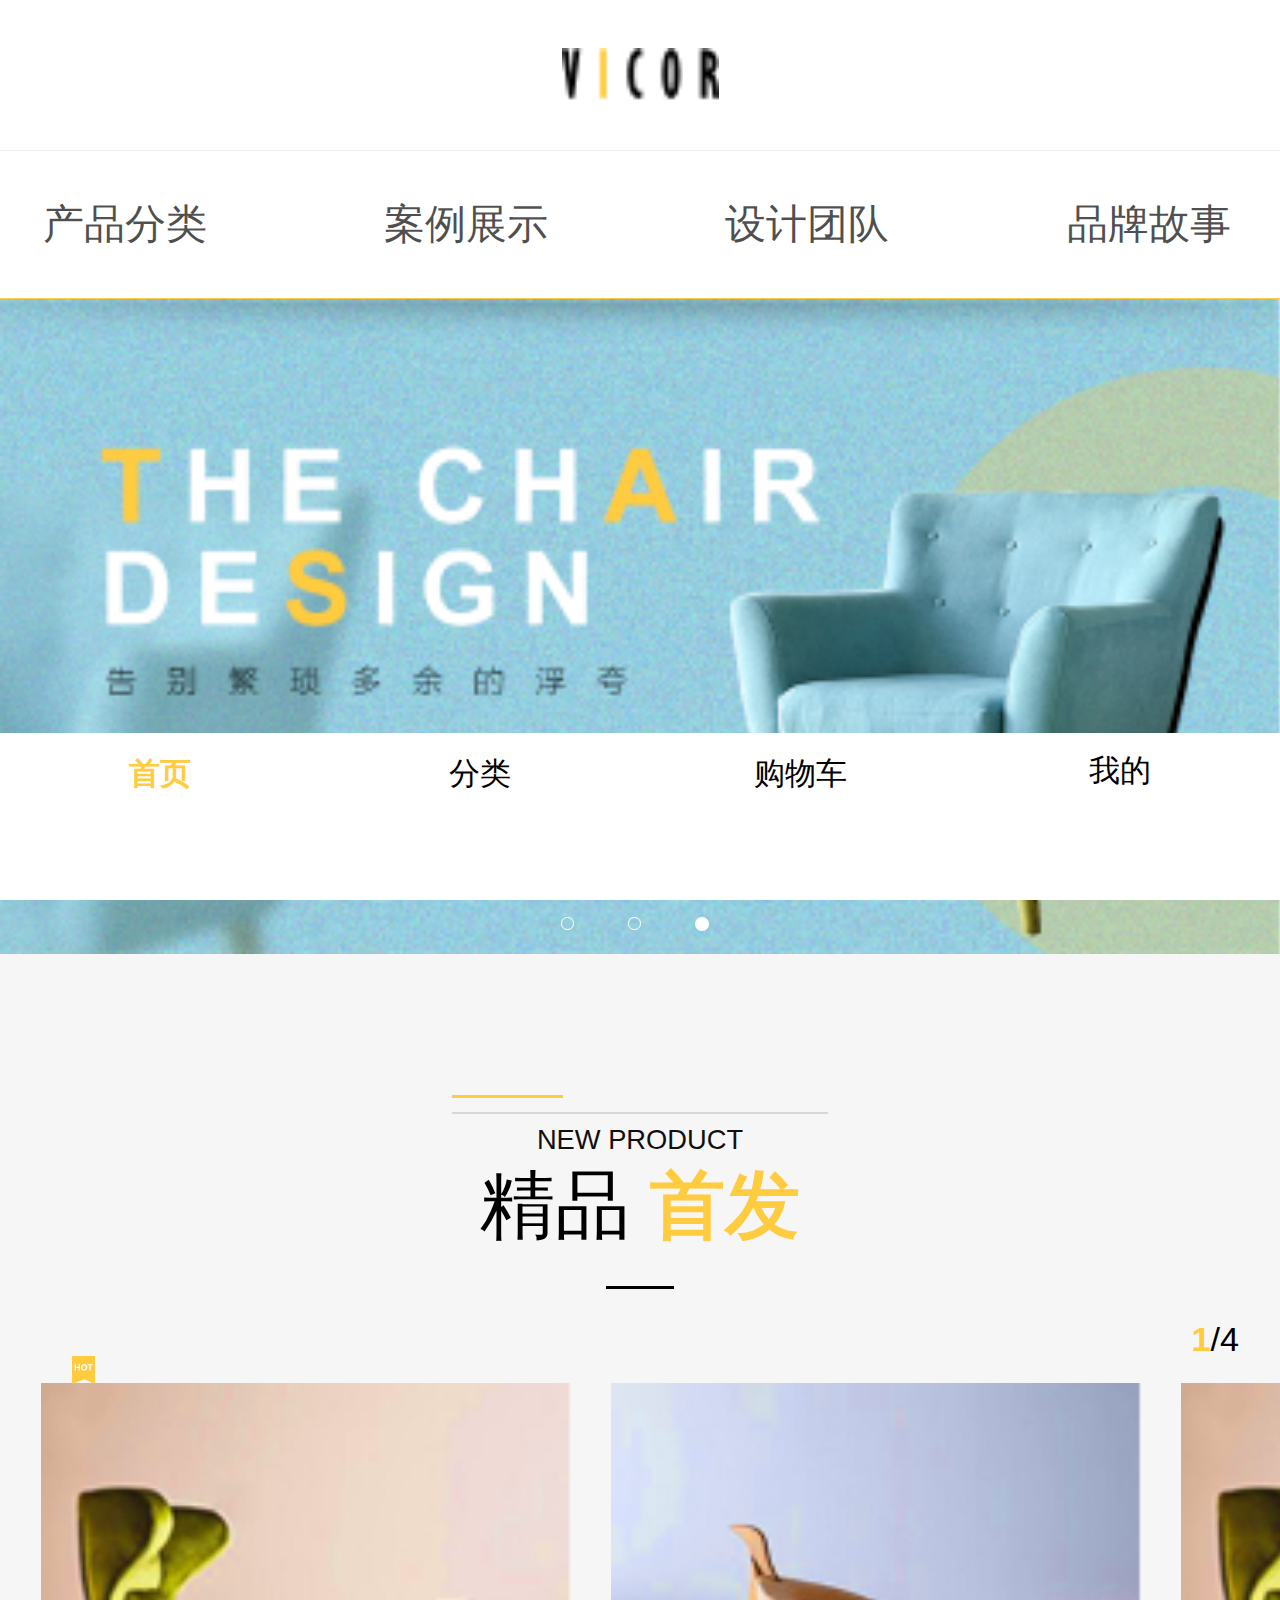
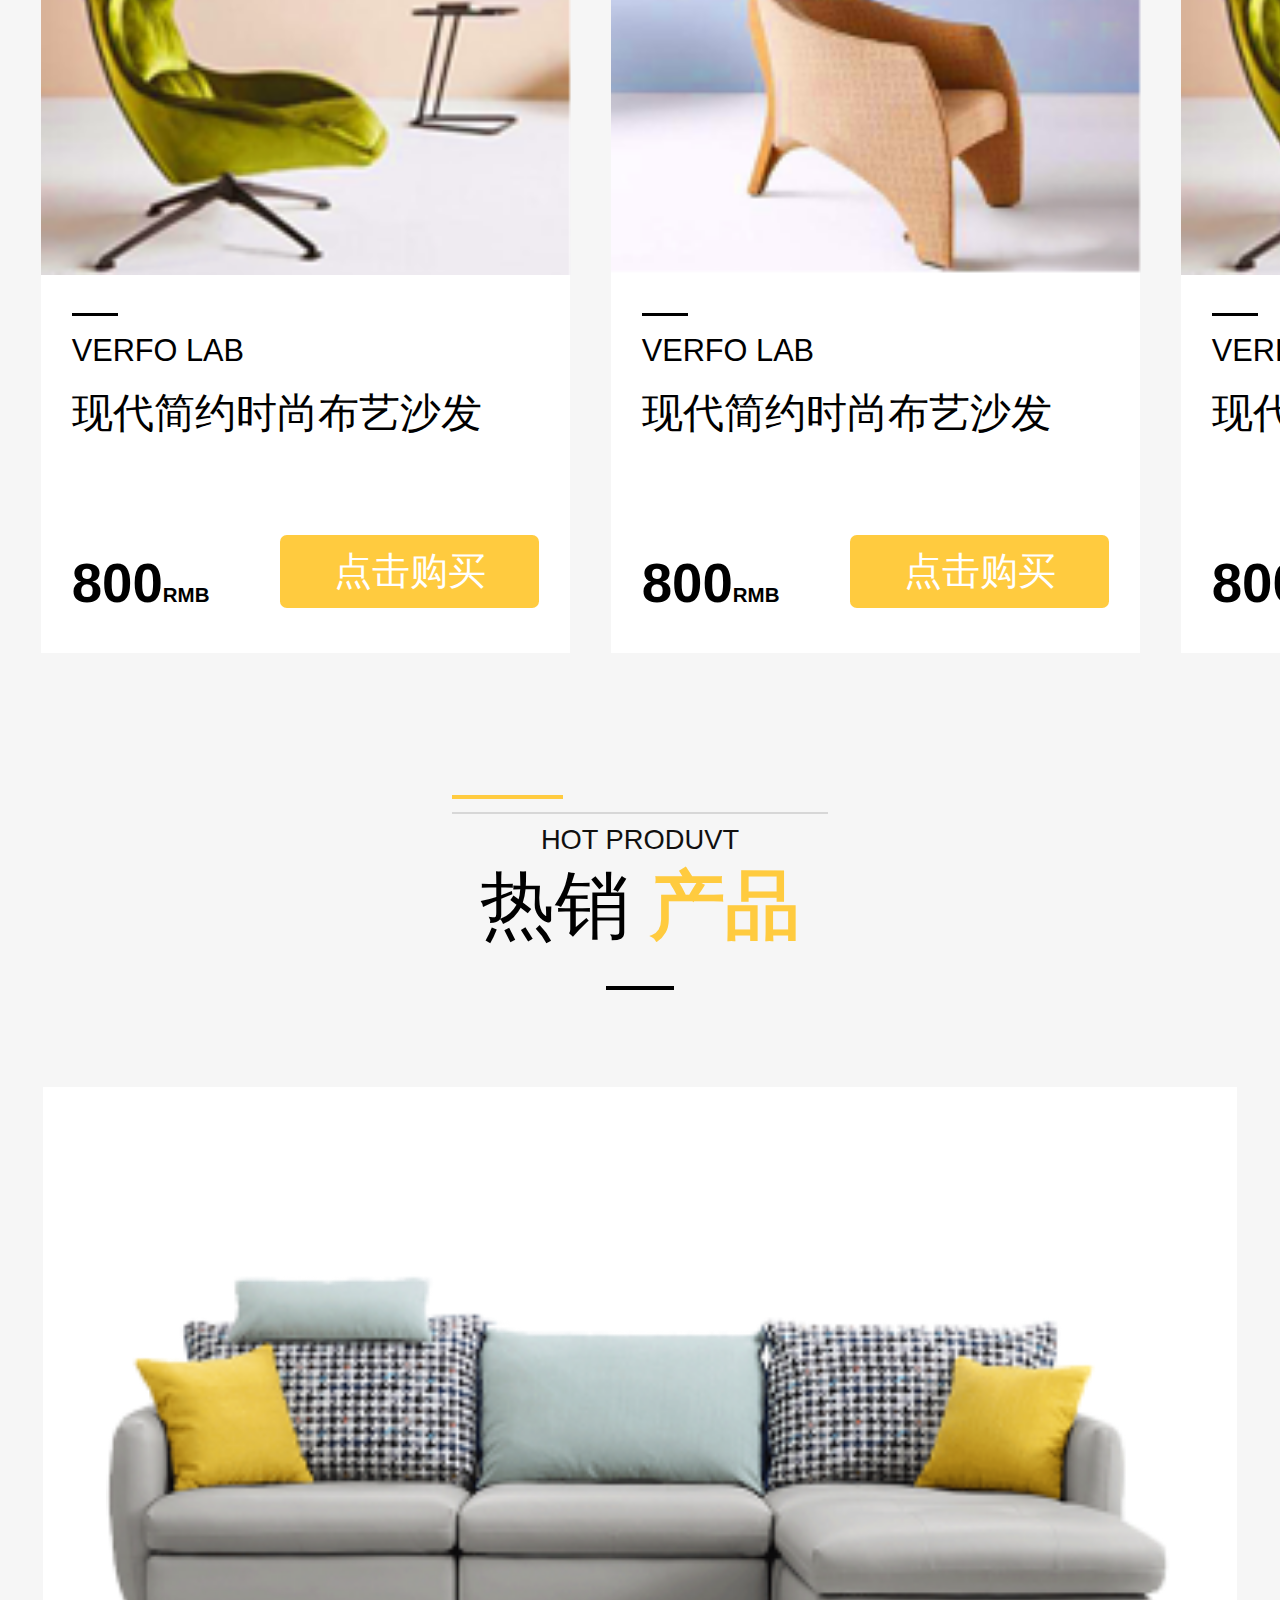
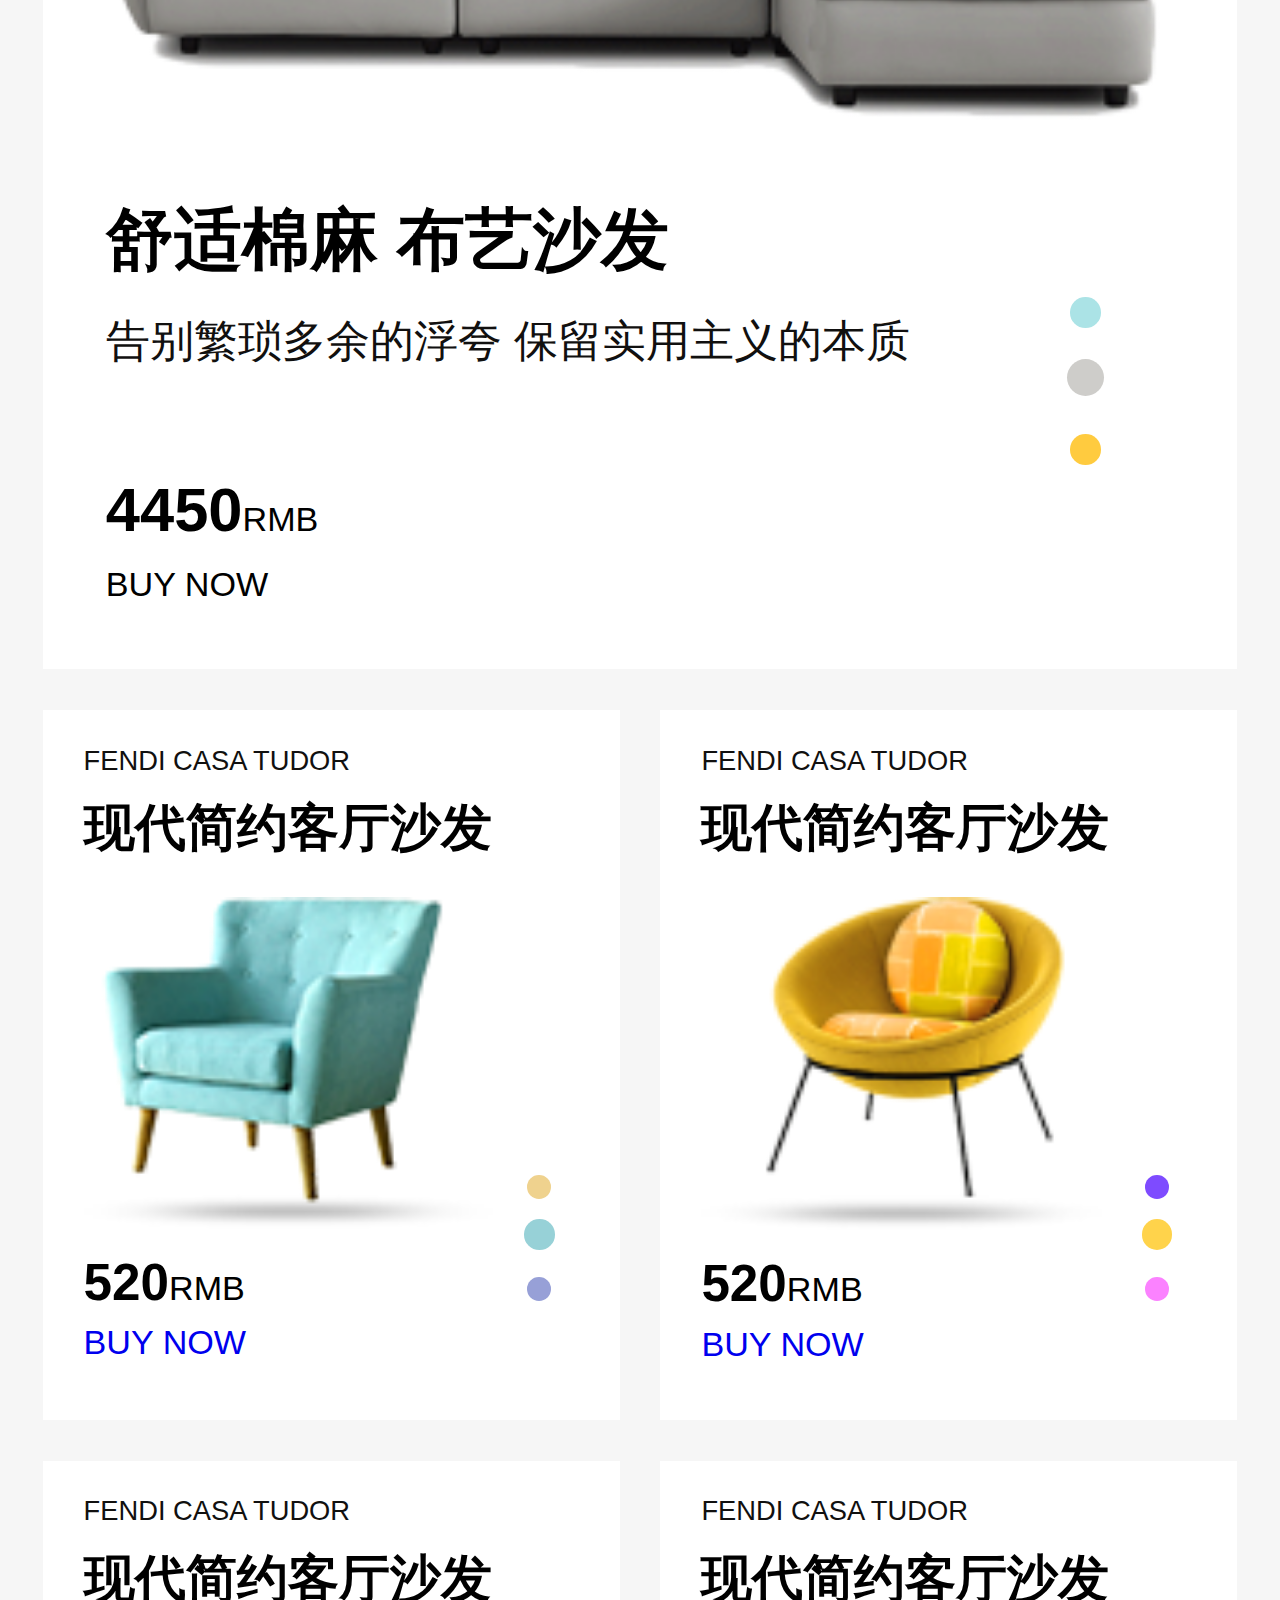
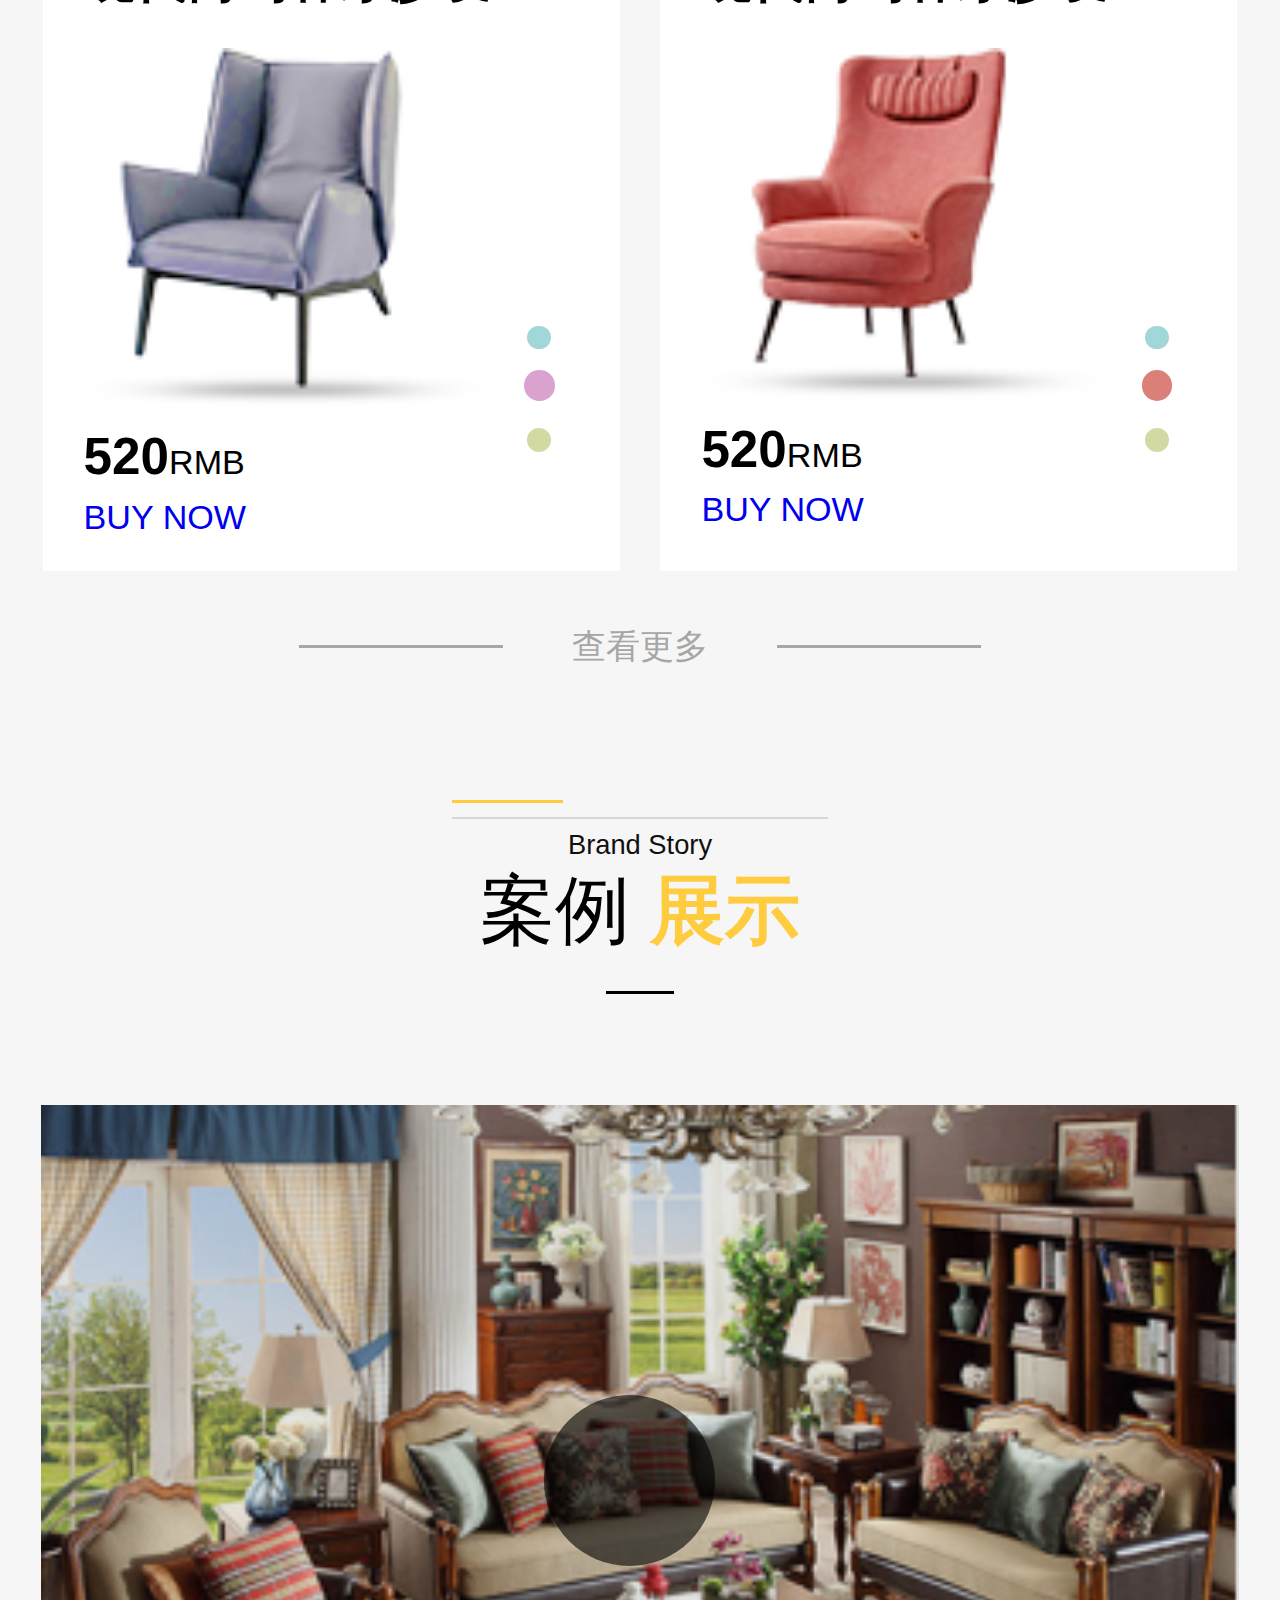
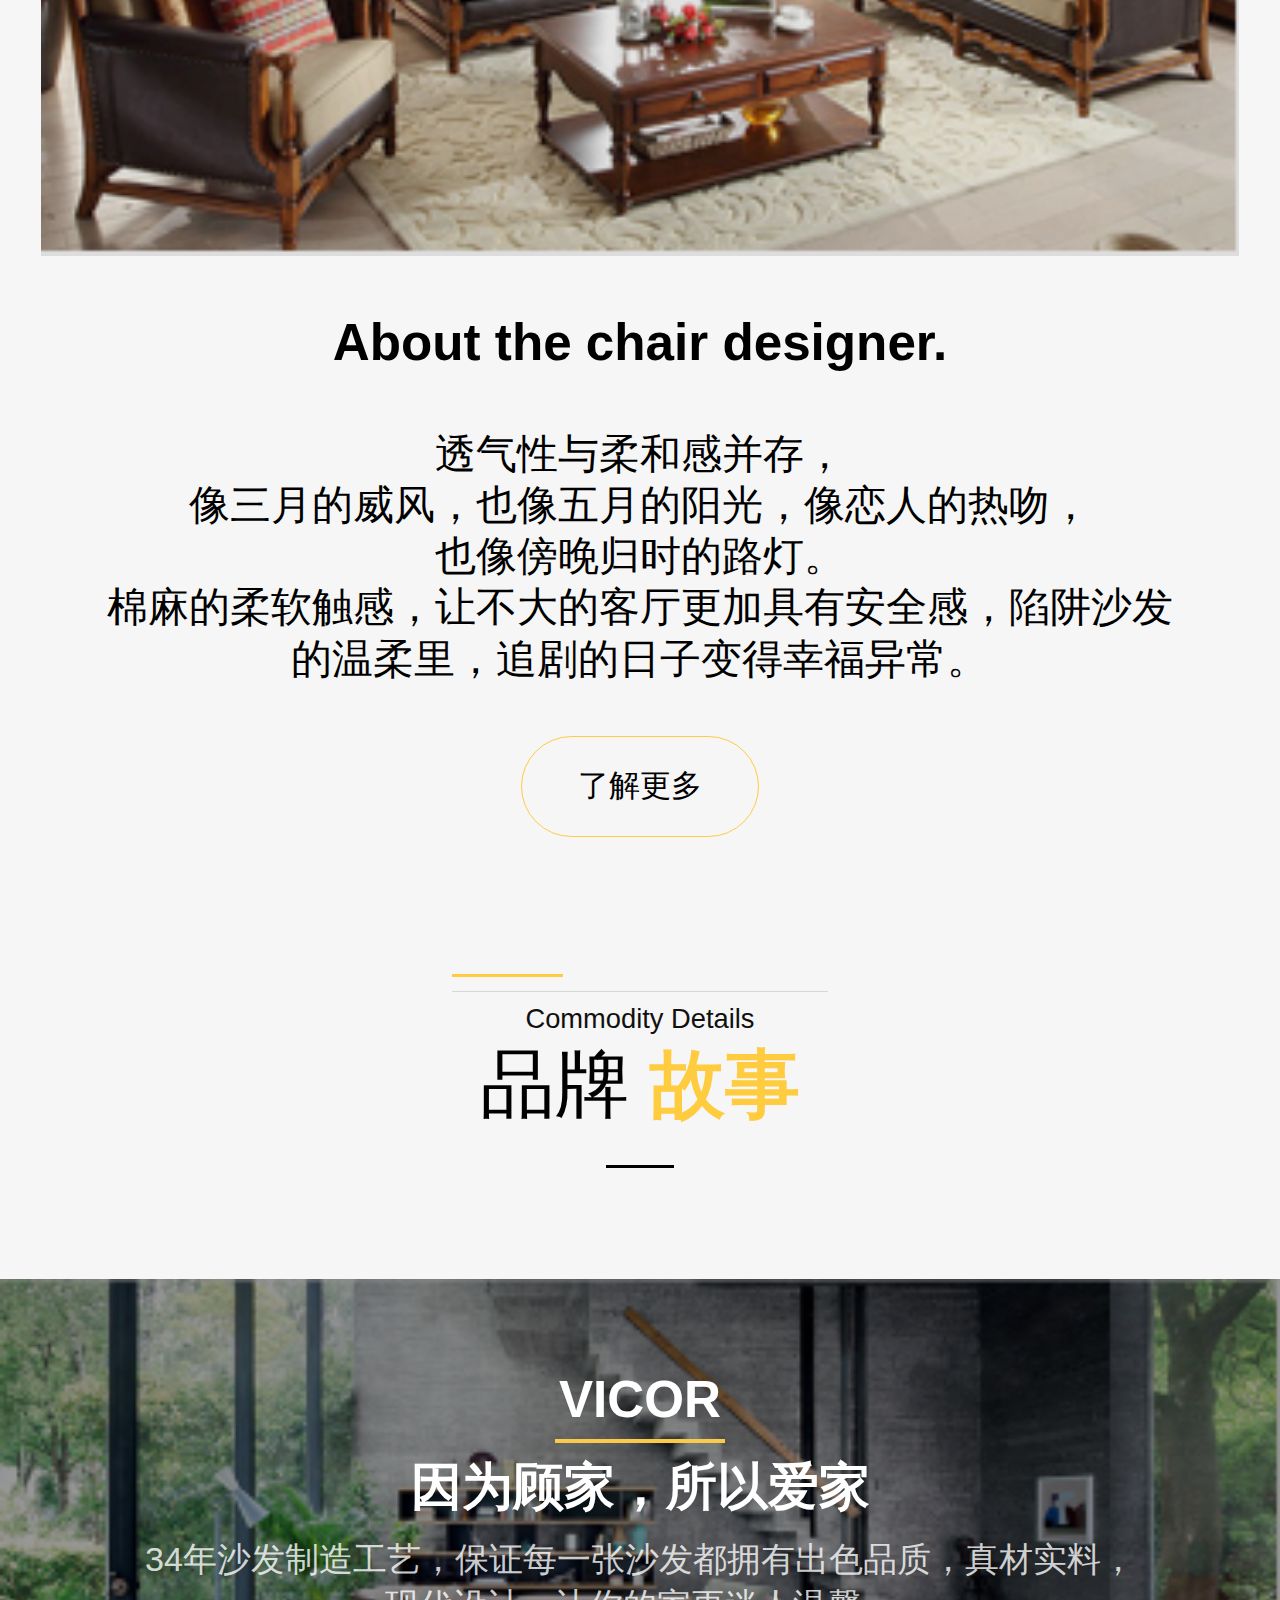
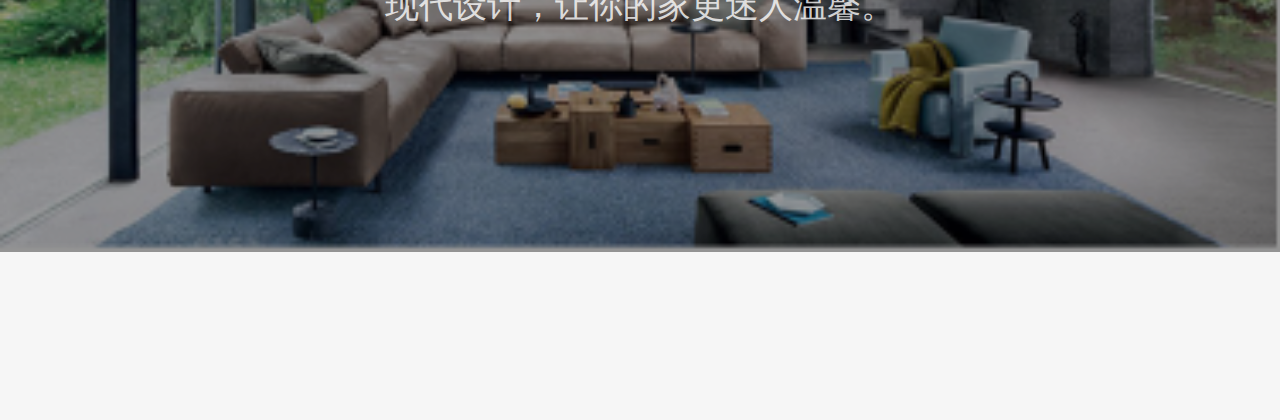
<file: index.html>
<!doctype html>
<html rem="750">
<head>
    <meta charset="UTF-8">
    <meta name="viewport"
          content="width=device-width, user-scalable=no, initial-scale=1.0, maximum-scale=1.0, minimum-scale=1.0">
    <meta http-equiv="X-UA-Compatible" content="ie=edge">
    <title>首页</title>
    <link rel="stylesheet" type="text/css" href="css/u-reset.css"/>
    <link rel="stylesheet" type="text/css" href="https://at.alicdn.com/t/font_1528641_f3iol9d17wm.css"/>
    <link rel="stylesheet" type="text/css" href="css/index.css"/>
</head>
<body>

<!--  头部开始  -->
<header>
    <i class="iconfont icon-shanchu-copy" id="del"></i>
    <img src="images/vicor.png"/>
    <i class="iconfont icon-gengduo" id="more"></i>
</header>
<!--  头部结束  -->
<!--  导航开始  -->
<div class="navigation">
    <ul>
        <li>
            <a>产品分类</a>
        </li>
        <li>
            <a>案例展示</a>
        </li>
        <li>
            <a>设计团队</a>
        </li>
        <li class="text-4">
            <a>品牌故事</a>
        </li>
    </ul>
</div>
<!--  导航结束  -->
<!--  banner开始  -->
<div class="banner">
    <img src="images/banner.png" id="banner"/>
    <img src="images/shadow.png" id="shadow"/>
    <a class="top" href="list.html">MORE</a>
    <a class="bottom"></a>
    <div class="banner-point">
        <a></a>
        <a></a>
        <a class="point-3"></a>
    </div>
</div>
<!--  banner结束  -->
<div class="empty"></div>
<!--  精品首发标题开始  -->
<div class="title-1">
    <div class="yellow"></div>
    <div class="gray"></div>
    <p class="text-1">NEW PRODUCT</p>
    <p class="text-2">精品 <span>首发</span></p>
    <div class="black"></div>
</div>
<!--  精品首发标题结束  -->
<!--  精品首发内容开始  -->
<div class="content-1">
    <p class="text-3"><span>1</span>/4</p>
    <ul>
        <li>
            <img src="images/content-1-1.png" class="img"/>
            <div class="black"></div>
            <h4>VERFO LAB</h4>
            <H5>现代简约时尚布艺沙发</H5>
            <h6>800<span>RMB</span></h6>
            <a class="bug" href="details.html">
                <i class="iconfont icon-jia"></i>
                <span>点击购买</span>
            </a>
            <img src="images/hot.png" id="hot"/>
        </li>
        <li>
            <img src="images/content-1-2.png" class="img"/>
            <div class="black"></div>
            <h4>VERFO LAB</h4>
            <H5>现代简约时尚布艺沙发</H5>
            <h6>800<span>RMB</span></h6>
            <a class="bug" href="details.html">
                <i class="iconfont icon-jia"></i>
                <span>点击购买</span>
            </a>
        </li>
        <li class="content-1-3">
            <img src="images/content-1-1.png" class="img"/>
            <div class="black"></div>
            <h4>VERFO LAB</h4>
            <H5>现代简约时尚布艺沙发</H5>
            <h6>800<span>RMB</span></h6>
            <a class="bug" href="details.html">
                <i class="iconfont icon-jia"></i>
                <span>点击购买</span>
            </a>
        </li>
    </ul>
</div>
<!--  精品首发内容结束  -->
<div class="empty"></div>
<!--  热销产品标题开始  -->
<div class="title-1">
    <div class="yellow"></div>
    <div class="gray"></div>
    <p class="text-1">HOT PRODUVT</p>
    <p class="text-2">热销 <span>产品</span></p>
    <div class="black"></div>
</div>
<!--  热销产品标题结束  -->
<!--  热销产品内容开始  -->
<ul class="content-2">
    <li class="big-content">
        <a href="details.html">
            <img src="images/content-2-1.png"/>
            <h3>舒适棉麻 布艺沙发</h3>
            <h4>告别繁琐多余的浮夸 保留实用主义的本质</h4>
            <h5>4450<span>RMB</span></h5>
            <h6>BUY NOW&nbsp;&nbsp;&nbsp;<i class="iconfont icon-youjiantou"></i></h6>
            <div class="round-1"></div>
            <div class="round-2"></div>
            <div class="round-3"></div>
        </a>
    </li>
    <li class="small-content">
        <a href="details.html">
            <h3>FENDI CASA TUDOR</h3>
            <h4>现代简约客厅沙发</h4>
            <img src="images/content-2-2.png"/>
            <h5>520<span>RMB</span></h5>
            <h6>BUY NOW&nbsp;&nbsp;<i class="iconfont icon-youjiantou"></i></h6>
            <div class="round-1"></div>
            <div class="round-2"></div>
            <div class="round-3"></div>
        </a>
    </li>
    <li class="small-content-1">
        <a href="details.html">
            <h3>FENDI CASA TUDOR</h3>
            <h4>现代简约客厅沙发</h4>
            <img src="images/content-2-3.png"/>
            <h5>520<span>RMB</span></h5>
            <h6>BUY NOW&nbsp;&nbsp;<i class="iconfont icon-youjiantou"></i></h6>
            <div class="round-1"></div>
            <div class="round-2"></div>
            <div class="round-3"></div>
        </a>
    </li>
    <li class="small-content">
        <a href="details.html">
            <h3>FENDI CASA TUDOR</h3>
            <h4>现代简约客厅沙发</h4>
            <img src="images/content-2-4.png"/>
            <h5>520<span>RMB</span></h5>
            <h6>BUY NOW&nbsp;&nbsp;<i class="iconfont icon-youjiantou"></i></h6>
            <div class="round-4"></div>
            <div class="round-5"></div>
            <div class="round-6"></div>
        </a>
    </li>
    <li class="small-content-1">
        <a href="details.html">
            <h3>FENDI CASA TUDOR</h3>
            <h4>现代简约客厅沙发</h4>
            <img src="images/content-2-5.png"/>
            <h5>520<span>RMB</span></h5>
            <h6>BUY NOW&nbsp;&nbsp;<i class="iconfont icon-youjiantou"></i></h6>
            <div class="round-4"></div>
            <div class="round-5"></div>
            <div class="round-6"></div>
        </a>
    </li>
</ul>
<ul class="big-more">
    <li>
        <div class="left"></div>
    </li>
    <li class="text">查看更多</li>
    <li class="right"></li>
</ul>
<!--  热销产品内容结束  -->
<div class="empty"></div>
<!--  案例展示标题开始  -->
<div class="title-1">
    <div class="yellow"></div>
    <div class="gray"></div>
    <p class="text-1">Brand Story</p>
    <p class="text-2">案例 <span>展示</span></p>
    <div class="black"></div>
</div>
<!--  案例展示标题结束  -->
<!--  案例展示内容开始  -->
<div class="empty-1"></div>
<div class="content-3-img">
    <img src="images/content-3.png"/>
    <div class="mask"></div>
    <a>
        <div class="round"></div>
        <i class="iconfont icon-bofang-"></i>
    </a>
</div>
<div class="case">
    <h1 class="content-3-text1">About the chair designer.</h1>
    <h2 class="content-3-text2">透气性与柔和感并存，</h2>
    <h2 class="content-3-text2">像三月的威风，也像五月的阳光，像恋人的热吻，</h2>
    <h2 class="content-3-text2">也像傍晚归时的路灯。</h2>
    <h2 class="content-3-text2">棉麻的柔软触感，让不大的客厅更加具有安全感，陷阱沙发</h2>
    <h2 class="content-3-text2">的温柔里，追剧的日子变得幸福异常。</h2>
</div>
<div>
    <a>
        <div class="content-3-text3">了解更多</div>
    </a>
</div>
<!--  案例展示内容结束  -->
<div class="empty"></div>
<!--  品牌故事标题开始  -->
<div class="title-1">
    <div class="yellow"></div>
    <div class="gray"></div>
    <p class="text-1">Commodity Details</p>
    <p class="text-2">品牌 <span>故事</span></p>
    <div class="black"></div>
</div>
<!--  品牌故事标题结束  -->
<!--  品牌故事内容开始  -->
<div class="empty-1"></div>
<div class="content-4-img">
    <img src="images/content-4.png"/>
    <div class="mask-1"></div>
    <div class="bottom">
        <h1 class="content-4-text1">VICOR</h1>
        <div class="yellow"></div>
        <h2 class="content-4-text3">因为顾家，所以爱家</h2>
        <h2 class="content-4-text2">34年沙发制造工艺，保证每一张沙发都拥有出色品质，真材实料，</h2>
        <h2 class="content-4-text2">现代设计，让你的家更迷人温馨。</h2>
        <div class="empty-2"></div>
        <a class="icon">
            <i class="iconfont icon-up" id="icon-1"></i>
            <i class="iconfont icon-up" id="icon-2"></i>
            <i class="iconfont icon-up" id="icon-3"></i>
        </a>
    </div>
</div>
<!--  品牌故事内容结束  -->
<!--  tab栏开始  -->
<div class="tab">
        <a class="icon-1">
            <i class="iconfont icon-fangjianpeizhi-yizix"></i>
            <p>首页</p>
        </a>
        <a href="list.html">
            <i class="iconfont icon-category"></i>
            <p>分类</p>
        </a>
        <a href="car.html">
            <i class="iconfont icon-gouwuche"></i>
            <p>购物车</p>
        </a>
        <a class="icon-4" href="my.html">
            <i class="iconfont icon-wode"></i>
            <p>我的</p>
        </a>
</div>
<!--  tab栏结束  -->
</body>
</html>
</file>
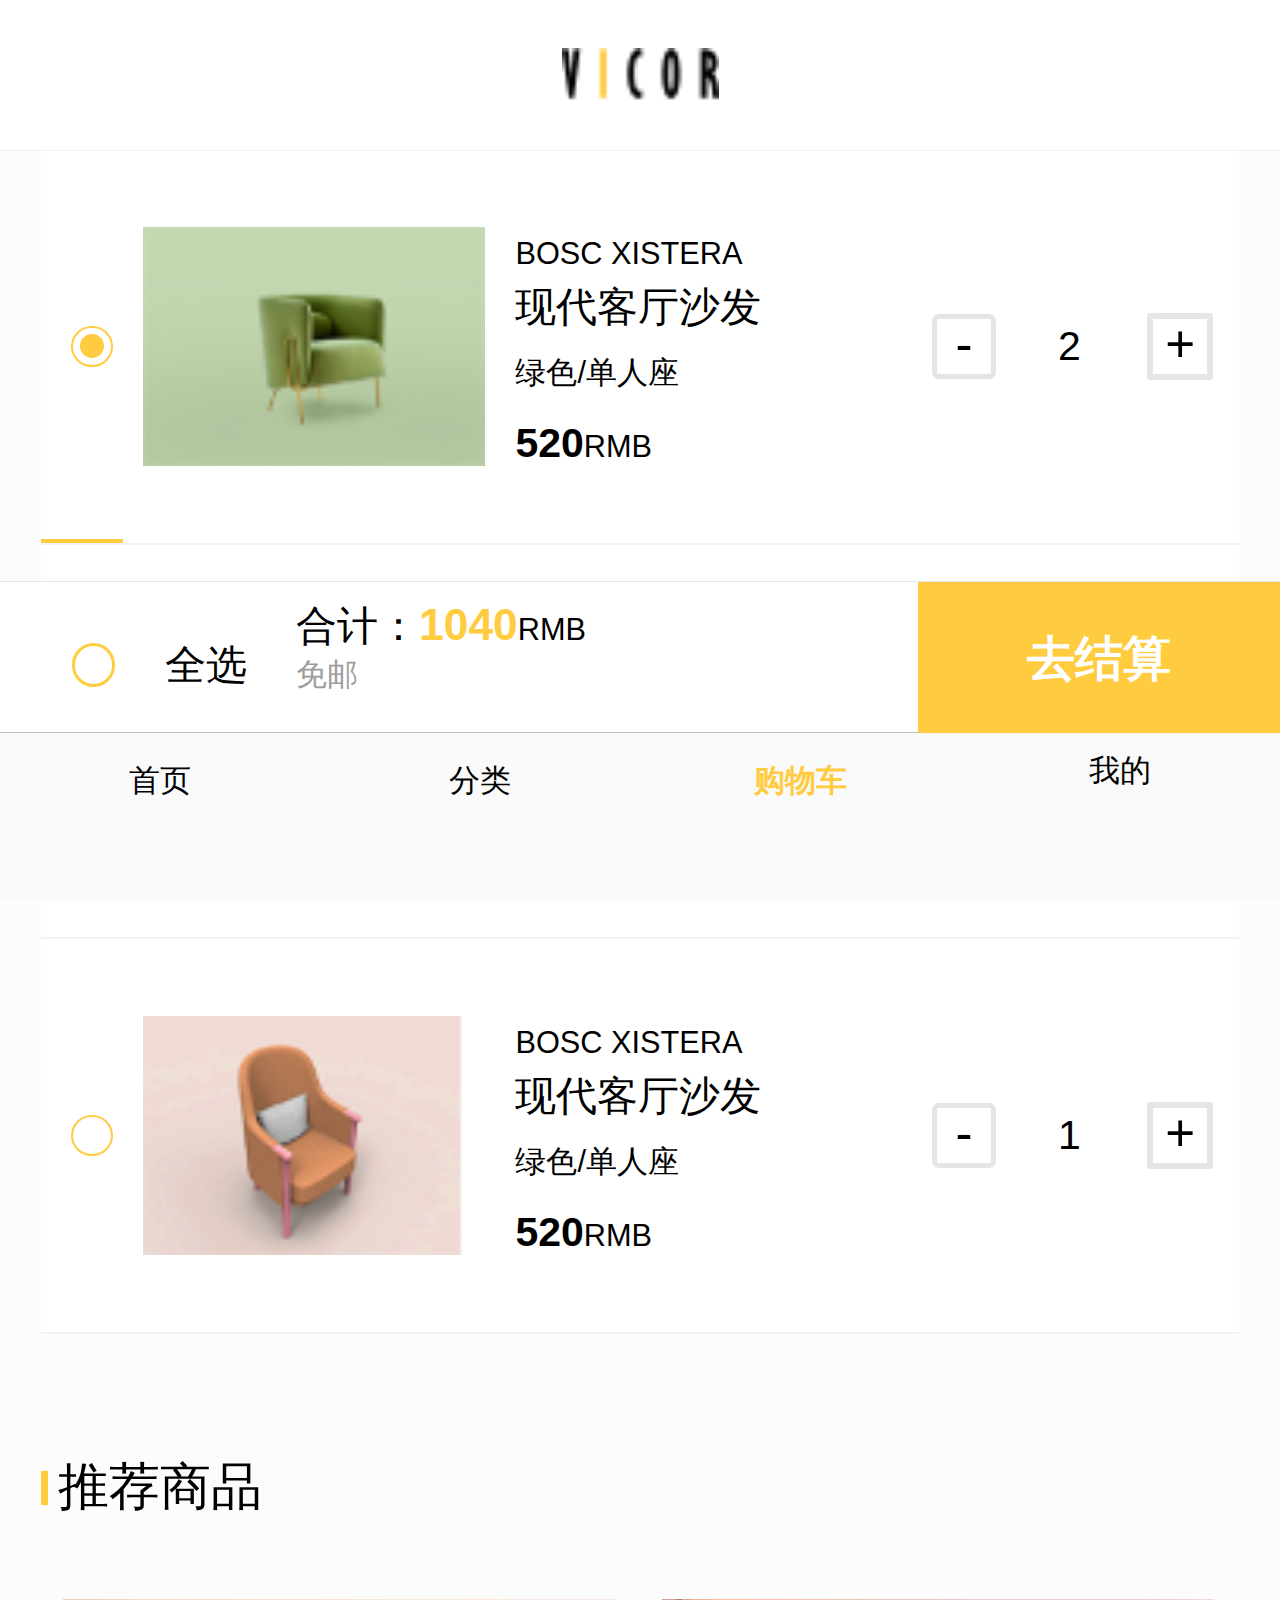
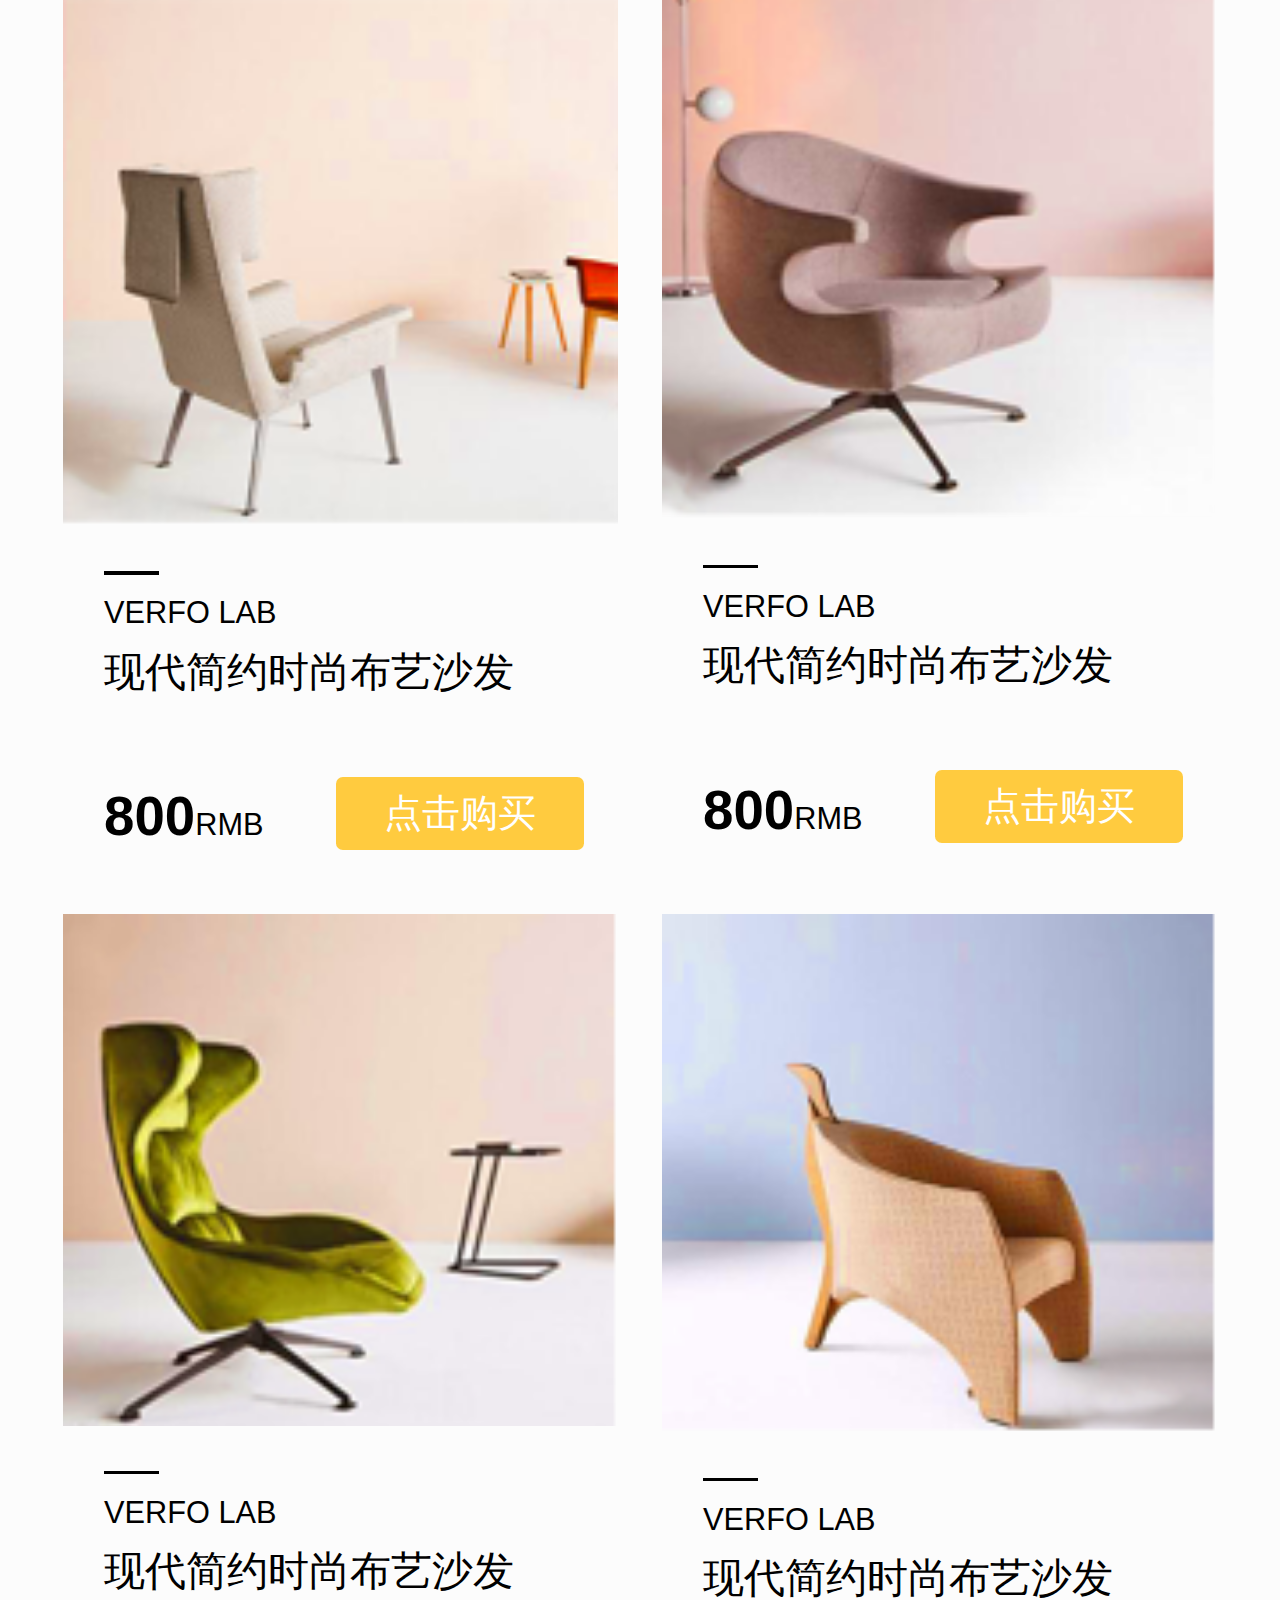
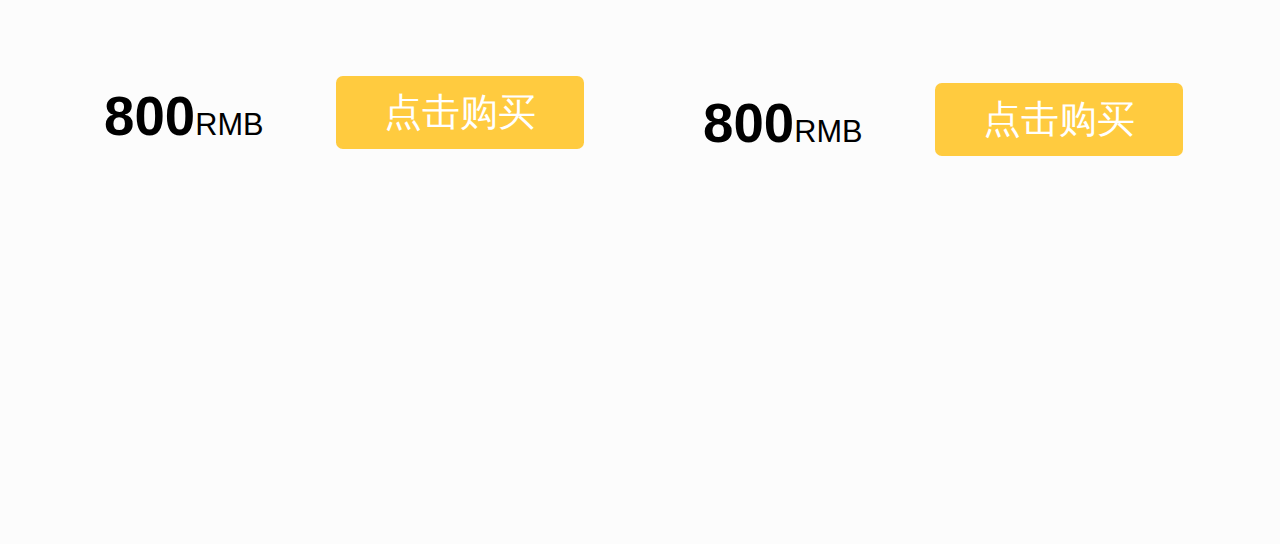
<file: car.html>
<!doctype html>
<html rem="750">
<head>
    <meta charset="UTF-8">
    <meta name="viewport"
          content="width=device-width, user-scalable=no, initial-scale=1.0, maximum-scale=1.0, minimum-scale=1.0">
    <meta http-equiv="X-UA-Compatible" content="ie=edge">
    <title>购物车</title>
    <link rel="stylesheet" type="text/css" href="css/u-reset.css"/>
    <link rel="stylesheet" type="text/css" href="https://at.alicdn.com/t/font_1528641_f3iol9d17wm.css"/>
    <link rel="stylesheet" type="text/css" href="css/car.css"/>
</head>
<body>

<!--  头部开始  -->
<header>
    <i class="iconfont icon-shanchu-copy" id="del"></i>
    <img src="images/vicor.png"/>
    <i class="iconfont icon-gengduo" id="more"></i>
</header>
<!--  头部结束  -->
<!--  订单内容开始  -->
<div class="shop-1">
    <div class="dot">
        <div class="dot-1"></div>
        <div class="dot-2"></div>
        <div class="cross"></div>
    </div>
    <div class="img">
        <img src="images/car-1.png"/>
    </div>
    <div class="text">
        <h1>BOSC XISTERA</h1>
        <h2>现代客厅沙发</h2>
        <h3>绿色/单人座</h3>
        <h4>520<span>RMB</span></h4>
    </div>
    <div class="icon-1">
        <div class="subtract">-</div>
    </div>
    <div class="number">2</div>
    <div class="icon-2">
        <div class="subtract">+</div>
    </div>
</div>
<div class="shop-1" id="shop-2">
    <div class="dot">
        <div class="dot-1"></div>
<!--        <div class="cross"></div>-->
    </div>
    <div class="img">
        <img src="images/car-2.png"/>
    </div>
    <div class="text">
        <h1>BOSC XISTERA</h1>
        <h2>现代客厅沙发</h2>
        <h3>绿色/单人座</h3>
        <h4>520<span>RMB</span></h4>
    </div>
    <div class="icon-1">
        <div class="subtract">-</div>
    </div>
    <div class="number">1</div>
    <div class="icon-2">
        <div class="subtract">+</div>
    </div>
</div>
<div class="shop-1" id="shop-3">
    <div class="dot">
        <div class="dot-1"></div>
<!--        <div class="cross"></div>-->
    </div>
    <div class="img">
        <img src="images/car-3.png"/>
    </div>
    <div class="text">
        <h1>BOSC XISTERA</h1>
        <h2>现代客厅沙发</h2>
        <h3>绿色/单人座</h3>
        <h4>520<span>RMB</span></h4>
    </div>
    <div class="icon-1">
        <div class="subtract">-</div>
    </div>
    <div class="number">1</div>
    <div class="icon-2">
        <div class="subtract">+</div>
    </div>
</div>
<!--  订单内容结束  -->
<!--  推荐开始  -->
<div class="recommended">
    <div class="yellow"></div>
    <span>推荐商品</span>
</div>
<ul>
    <li>
        <img src="images/recommended-1.png" class="img"/>
        <div class="black"></div>
        <h4>VERFO LAB</h4>
        <H5>现代简约时尚布艺沙发</H5>
        <h6>800<span>RMB</span></h6>
        <a class="bug">
            <i class="iconfont icon-jia"></i>
            <span>点击购买</span>
        </a>
    </li>
    <li>
        <img src="images/recommended-2.png" class="img"/>
        <div class="black"></div>
        <h4>VERFO LAB</h4>
        <H5>现代简约时尚布艺沙发</H5>
        <h6>800<span>RMB</span></h6>
        <a class="bug">
            <i class="iconfont icon-jia"></i>
            <span>点击购买</span>
        </a>
    </li>
    <li>
        <img src="images/content-1-1.png" class="img"/>
        <div class="black"></div>
        <h4>VERFO LAB</h4>
        <H5>现代简约时尚布艺沙发</H5>
        <h6>800<span>RMB</span></h6>
        <a class="bug">
            <i class="iconfont icon-jia"></i>
            <span>点击购买</span>
        </a>
    </li>
    <li>
        <img src="images/content-1-2.png" class="img"/>
        <div class="black"></div>
        <h4>VERFO LAB</h4>
        <H5>现代简约时尚布艺沙发</H5>
        <h6>800<span>RMB</span></h6>
        <a class="bug">
            <i class="iconfont icon-jia"></i>
            <span>点击购买</span>
        </a>
    </li>
</ul>
<!--  推荐结束  -->
<!--  购买开始  -->
<div class="buy">
    <div class="dot"></div>
    <div class="text-1">全选</div>
    <div class="text-2">
        <h1>合计：<span class="text-2-1">1040</span><span class="text-2-2">RMB</span></h1>
        <h2>免邮</h2>
    </div>
    <a href="index.html">
        <div class="buy-now">去结算</div>
    </a>
<!--    <div class="buy-now">去结算</div>-->
</div>
<!--  购买结束  -->
<!--  tab栏开始  -->
<div class="tab">
    <a href="index.html">
        <i class="iconfont icon-fangjianpeizhi-yizix"></i>
        <p>首页</p>
    </a>
    <a href="list.html">
        <i class="iconfont icon-category"></i>
        <p>分类</p>
    </a>
    <a class="icon-1">
        <i class="iconfont icon-gouwuche"></i>
        <p>购物车</p>
    </a>
    <a class="icon-4" href="my.html">
        <i class="iconfont icon-wode"></i>
        <p>我的</p>
    </a>
</div>
<!--  tab栏结束  -->

</body>
</html>
</file>
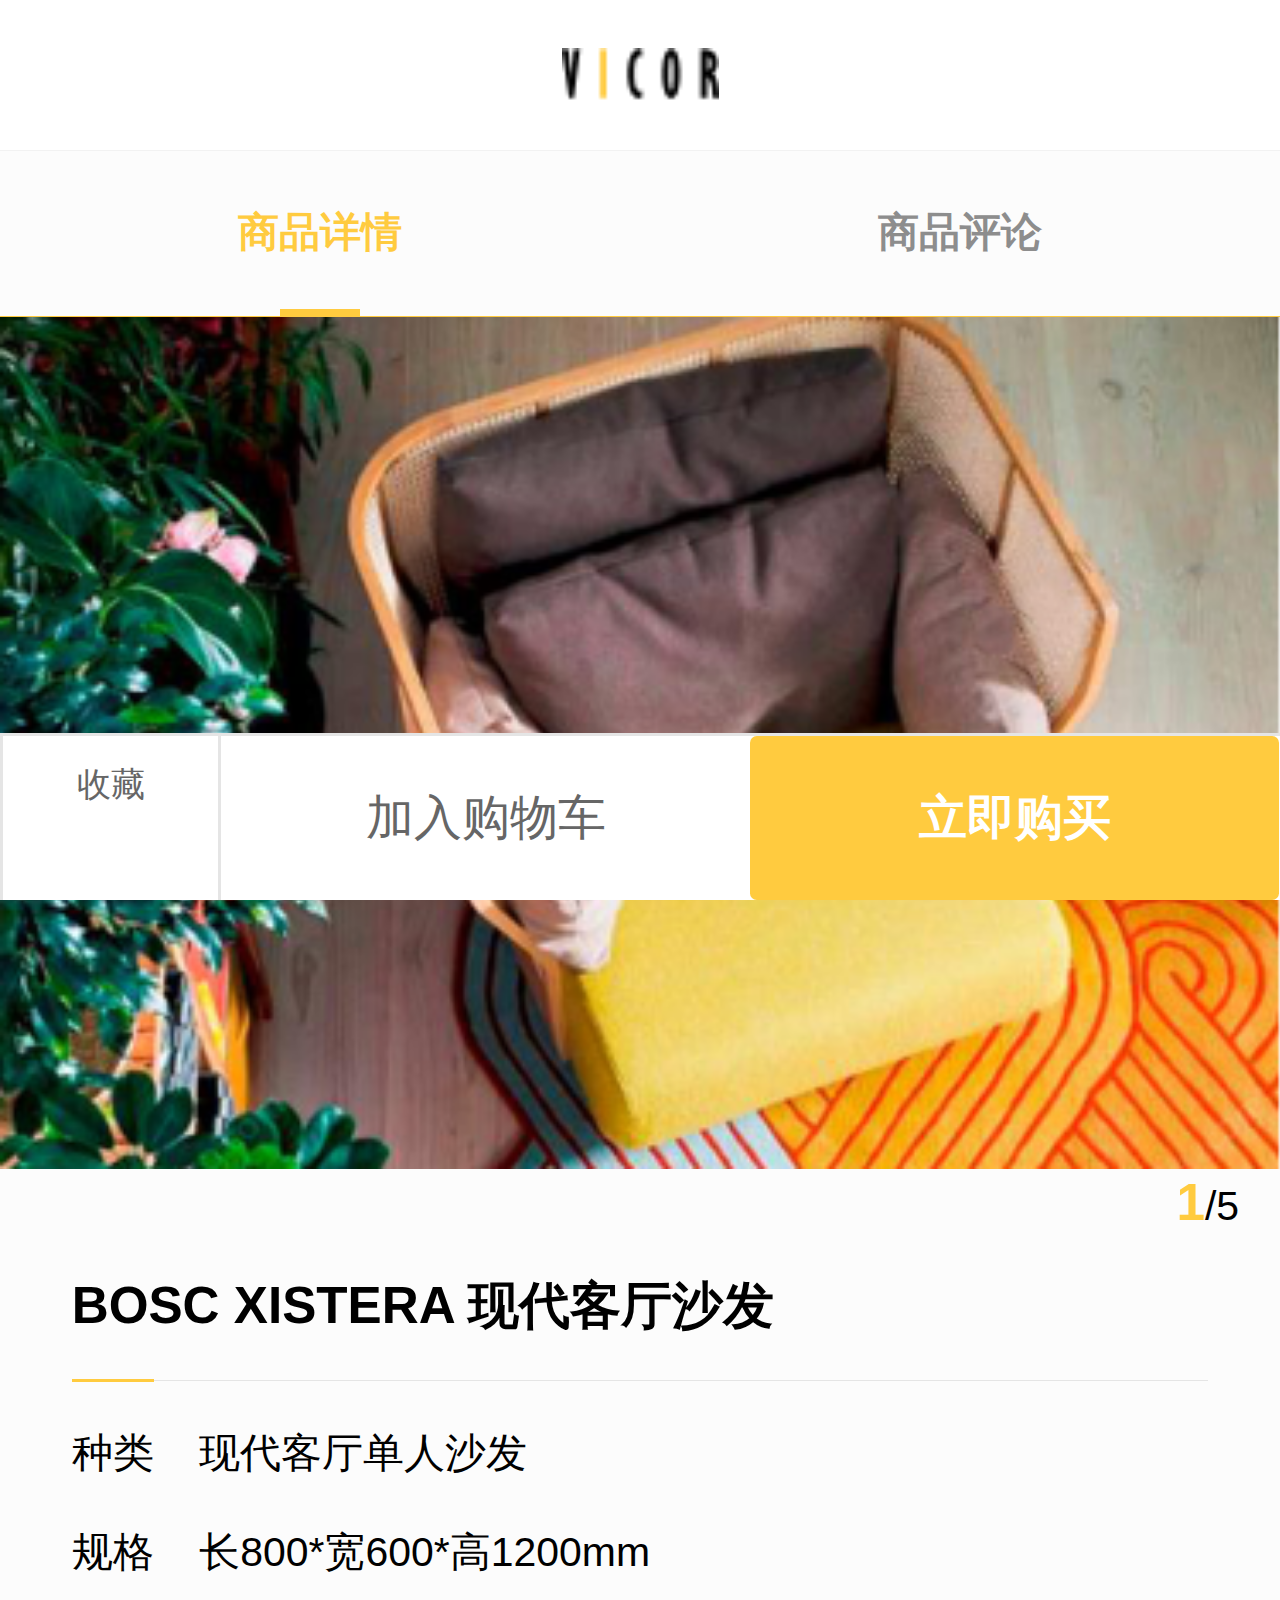
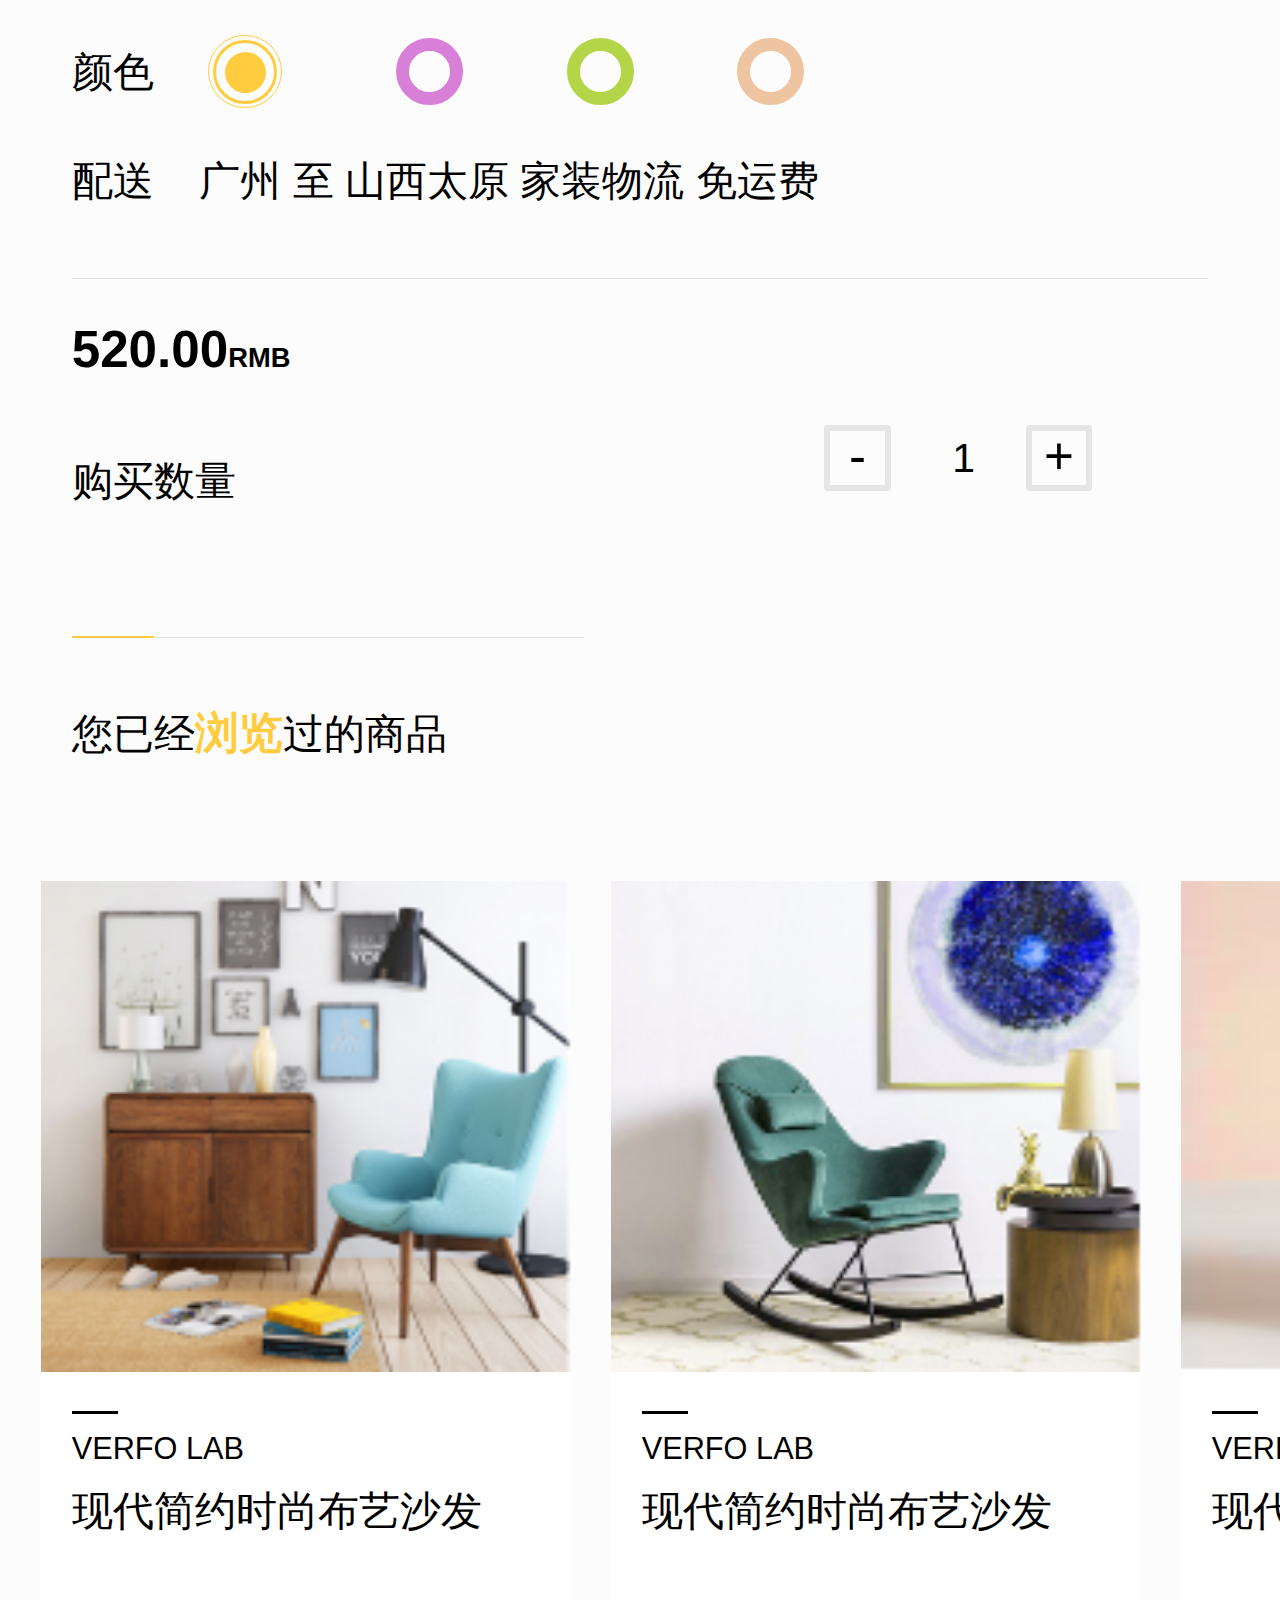
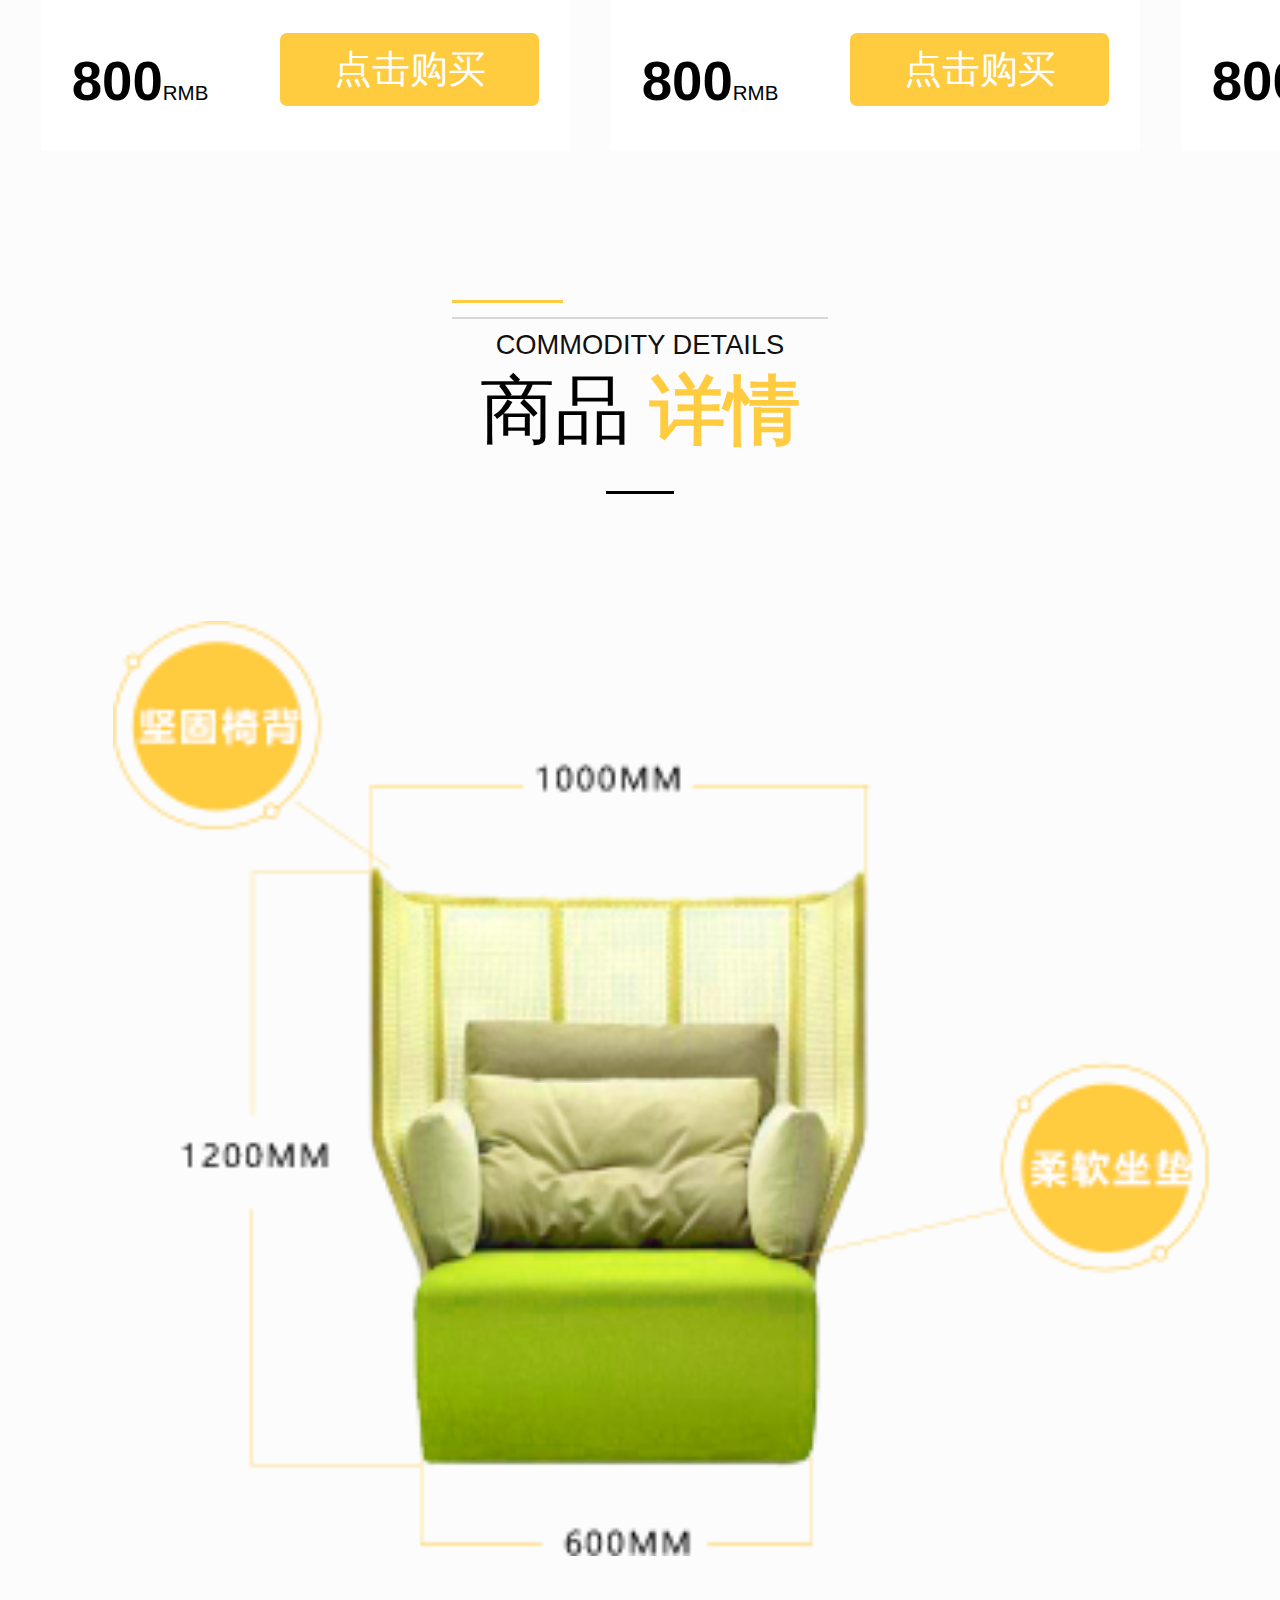
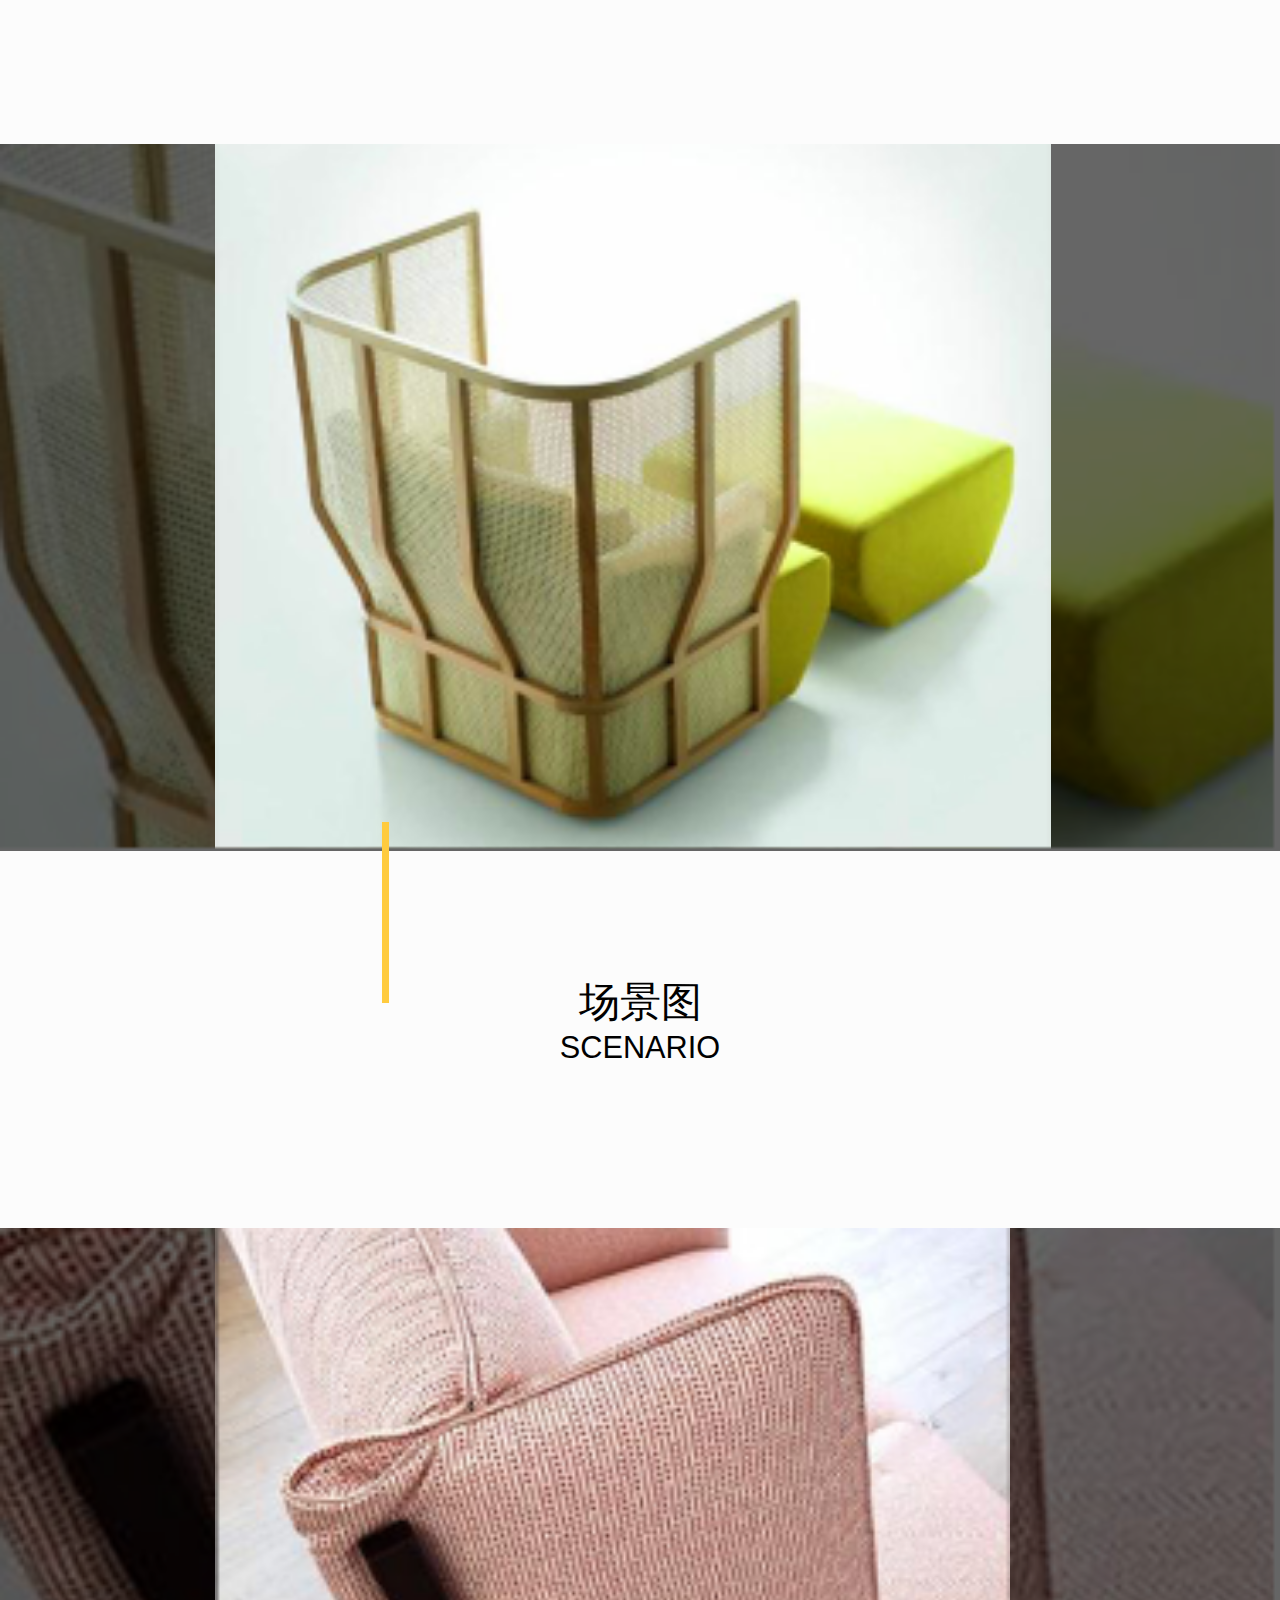
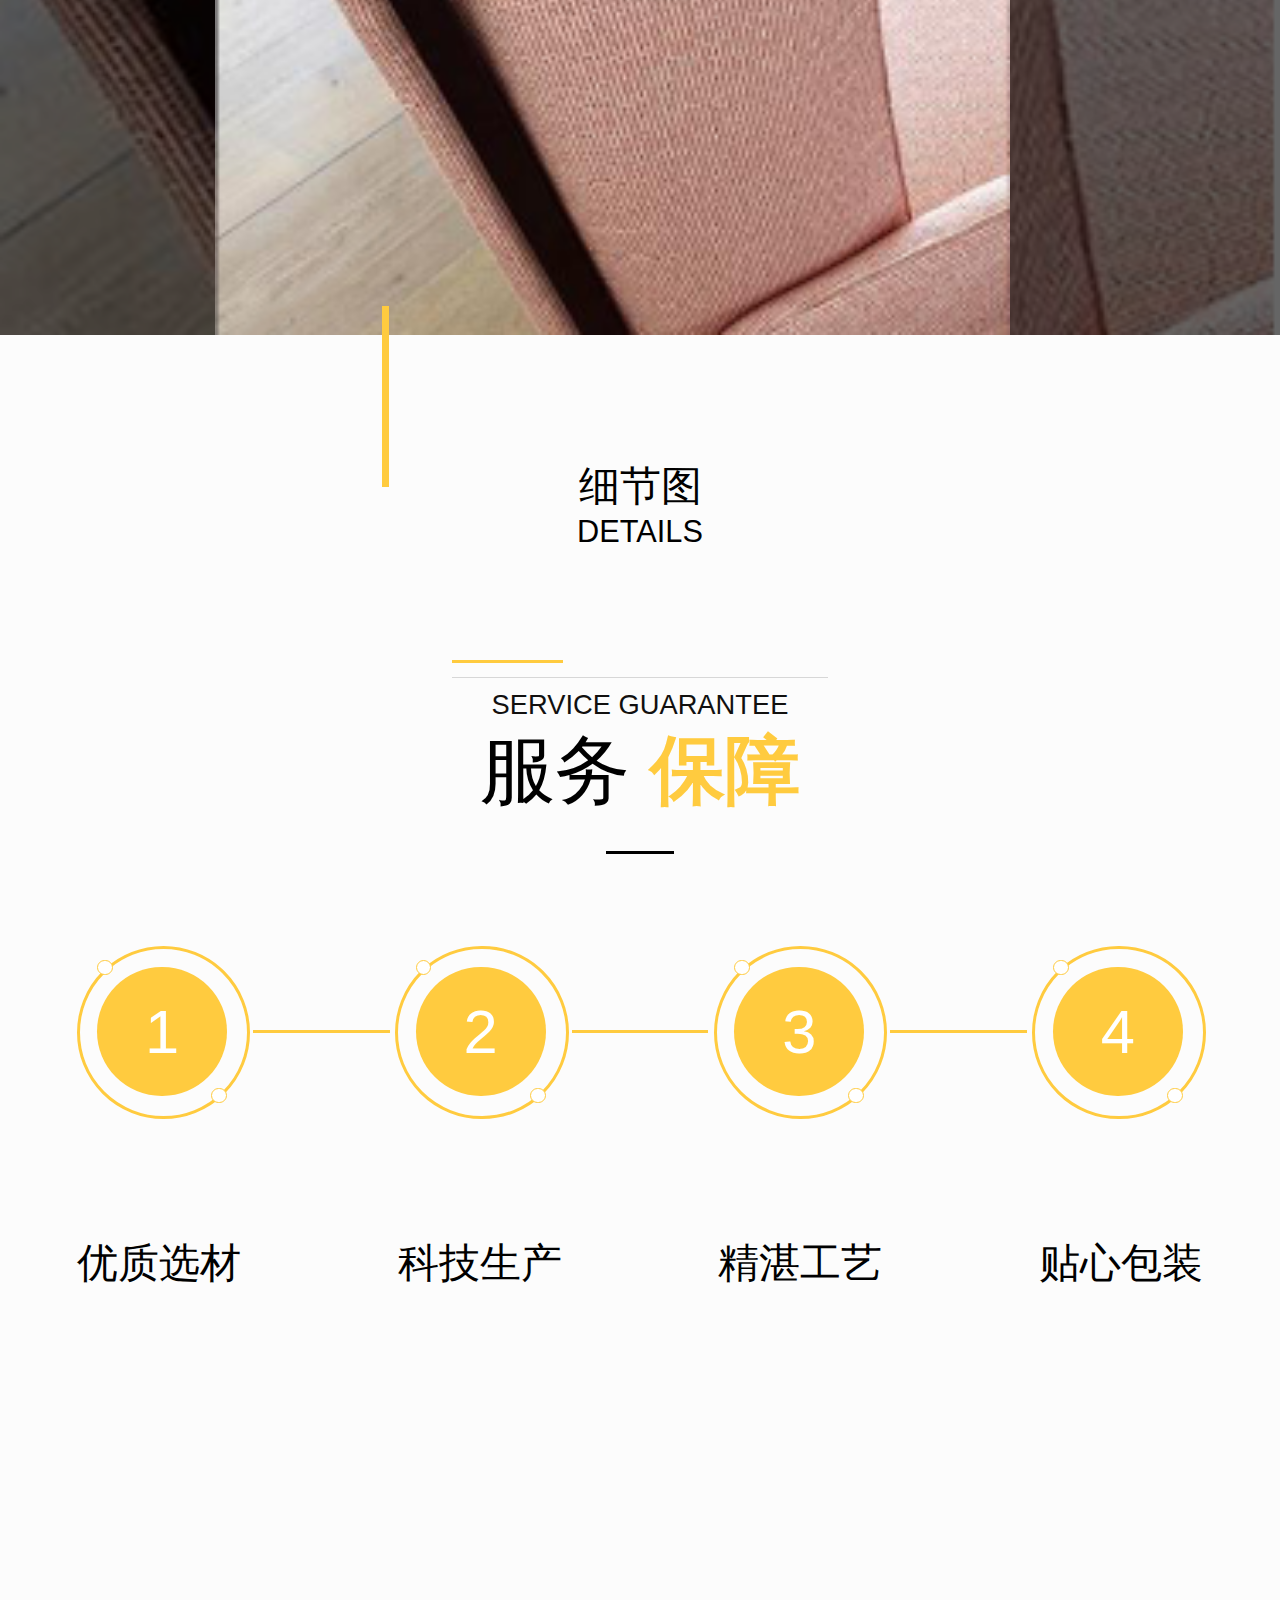
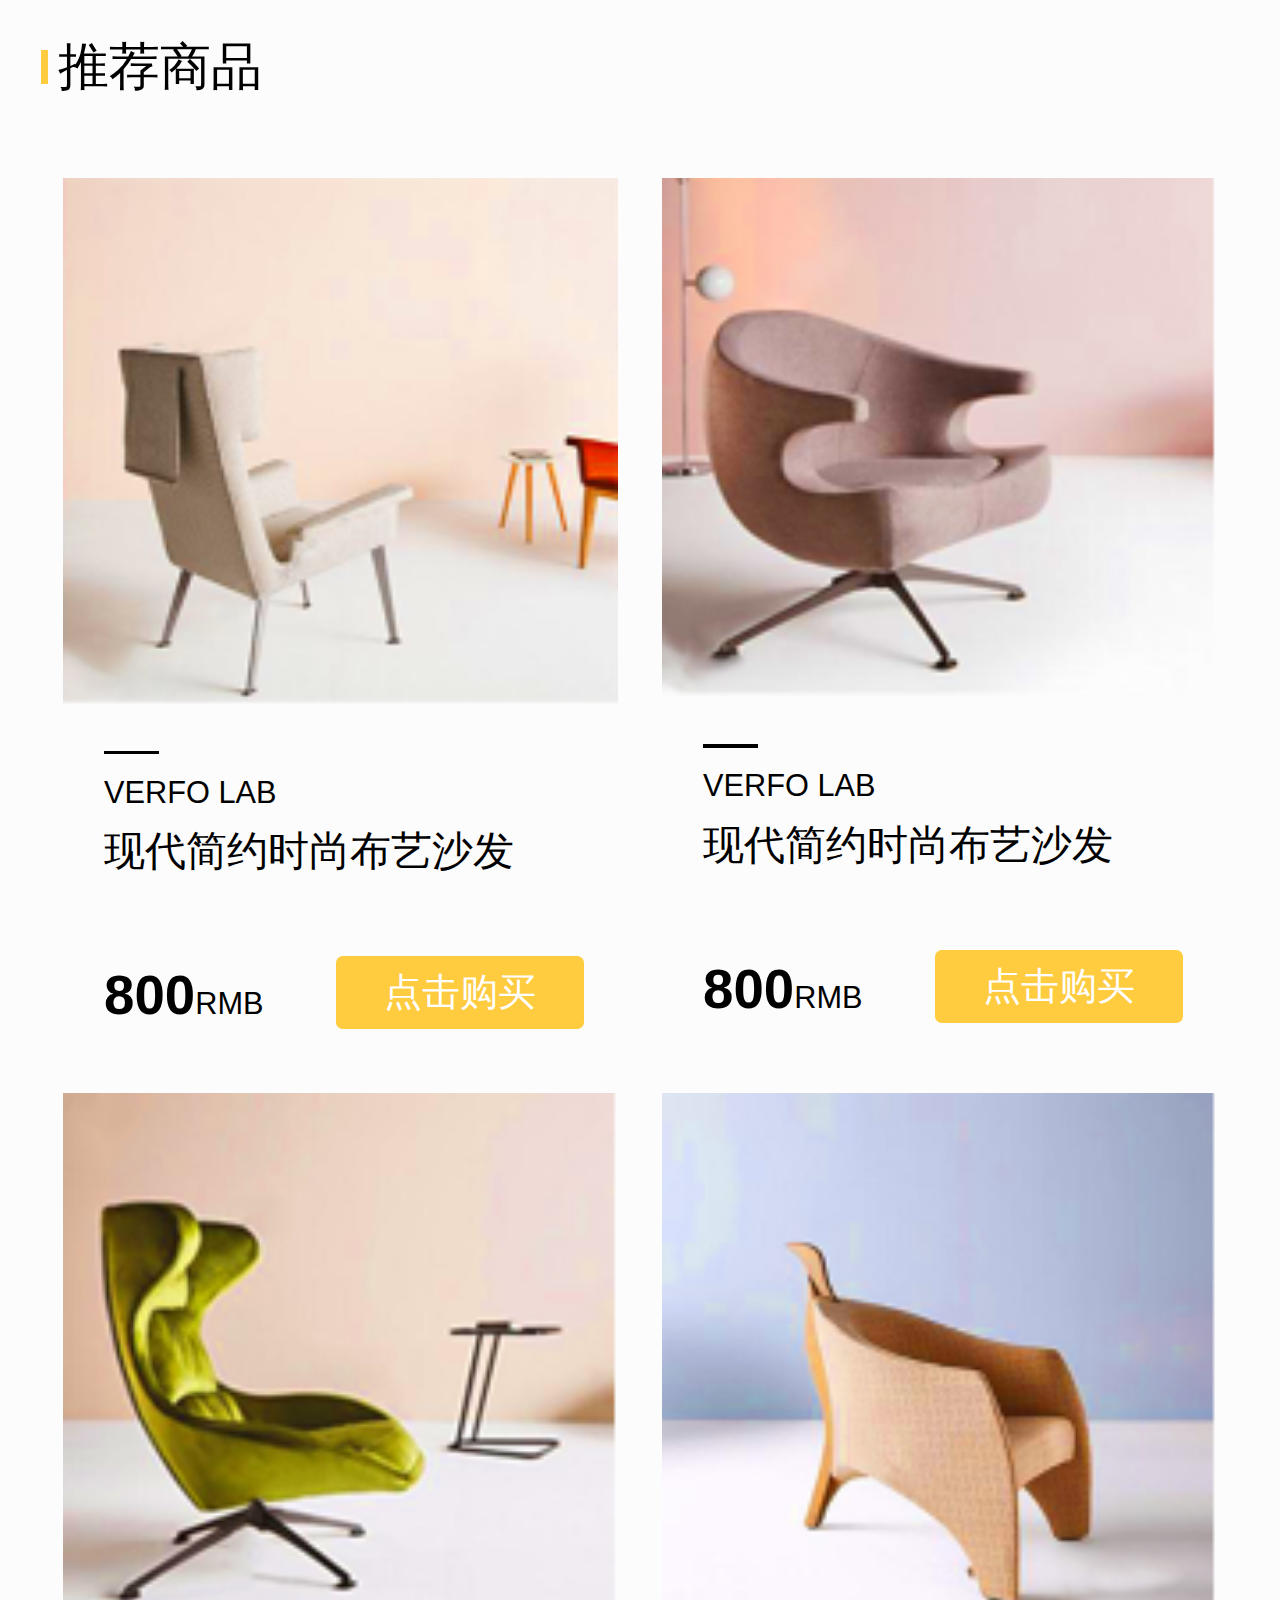
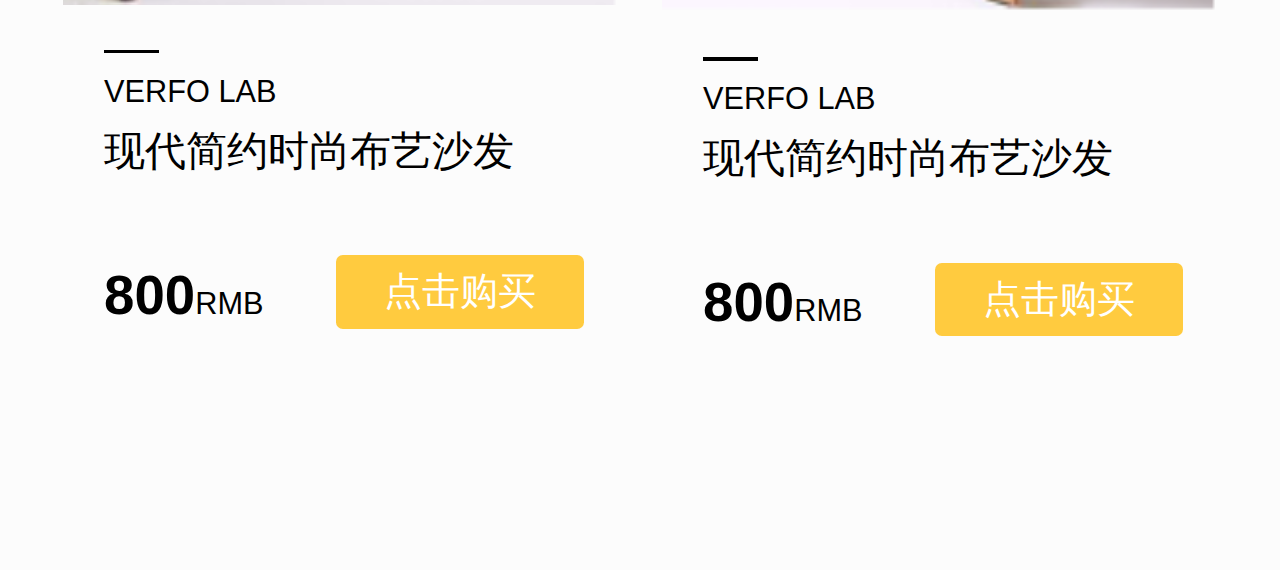
<file: details.html>
<!doctype html>
<html rem="750">
<head>
    <meta charset="UTF-8">
    <meta name="viewport"
          content="width=device-width, user-scalable=no, initial-scale=1.0, maximum-scale=1.0, minimum-scale=1.0">
    <meta http-equiv="X-UA-Compatible" content="ie=edge">
    <title>商品详情</title>
    <link rel="stylesheet" type="text/css" href="css/u-reset.css"/>
    <link rel="stylesheet" type="text/css" href="https://at.alicdn.com/t/font_1528641_f3iol9d17wm.css"/>
    <link rel="stylesheet" type="text/css" href="css/details.css"/>
</head>
<body>

<!--  头部开始  -->
<header>
    <i class="iconfont icon-shanchu-copy" id="del"></i>
    <img src="images/vicor.png"/>
    <i class="iconfont icon-gengduo" id="more"></i>
</header>
<!--  头部结束  -->
<!--  导航开始  -->
<div class="left">
    商品详情
    <div class="yellow"></div>
</div>
<div class="right">商品评论</div>
<!--  导航结束  -->
<!--  banner开始  -->
<div class="banner">
    <img src="images/banner-2.png"/>
    <p class="text-3"><span>1</span>/5</p>
</div>
<!--  banner结束  -->
<!--  标题开始  -->
<div class="title">
    BOSC XISTERA 现代客厅沙发
    <div class="cross"></div>
</div>
<!--  标题结束  -->
<!--  商品介绍开始  -->
<div class="introduce">
    <p>种类&nbsp;&nbsp;&nbsp;&nbsp;现代客厅单人沙发</p>
    <p>规格&nbsp;&nbsp;&nbsp;&nbsp;长800*宽600*高1200mm</p>
    <div class="color">
        颜色&nbsp;&nbsp;&nbsp;&nbsp;
        <div class="dot-1-1"></div>
        <div class="dot-1-2"></div>
        <div class="dot-1-3"></div>
        <div class="dot-2"></div>
        <div class="dot-3"></div>
        <div class="dot-4"></div>
    </div>
    <p>配送&nbsp;&nbsp;&nbsp;&nbsp;广州 至 山西太原 家装物流 免运费 </p>
</div>
<!--  商品介绍结束  -->
<!--  价格开始  -->
<div class="money">
    <div class="left-1">
        <h1>520.00<span>RMB</span></h1>
        <h2>购买数量</h2>
        <div class="yellow"></div>
    </div>
    <div class="right-1">
        <div class="icon-1">
            <div class="subtract">-</div>
        </div>
        <div class="number">1</div>
        <div class="icon-2">
            <div class="subtract">+</div>
        </div>
    </div>
</div>
<!--  价格结束  -->
<!--  浏览标题开始  -->
<p id="text-1">您已经<span>浏览</span>过的商品</p>
<!--  浏览标题结束  -->
<!--  浏览内容开始  -->
<div class="content-1">
    <ul>
        <li>
            <img src="images/browse-1.png" class="img"/>
            <div class="black"></div>
            <h4>VERFO LAB</h4>
            <H5>现代简约时尚布艺沙发</H5>
            <h6>800<span>RMB</span></h6>
            <a class="bug">
                <i class="iconfont icon-jia"></i>
                <span>点击购买</span>
            </a>
        </li>
        <li>
            <img src="images/browse-2.png" class="img"/>
            <div class="black"></div>
            <h4>VERFO LAB</h4>
            <H5>现代简约时尚布艺沙发</H5>
            <h6>800<span>RMB</span></h6>
            <a class="bug">
                <i class="iconfont icon-jia"></i>
                <span>点击购买</span>
            </a>
        </li>
        <li class="content-1-3">
            <img src="images/browse-3.png" class="img"/>
            <div class="black"></div>
            <h4>VERFO LAB</h4>
            <H5>现代简约时尚布艺沙发</H5>
            <h6>800<span>RMB</span></h6>
            <a class="bug">
                <i class="iconfont icon-jia"></i>
                <span>点击购买</span>
            </a>
        </li>
    </ul>
</div>
<!--  浏览内容结束  -->
<div class="empty"></div>
<!--  详情标题开始  -->
<div class="title-1">
    <div class="yellow"></div>
    <div class="gray"></div>
    <p class="text-1">COMMODITY DETAILS</p>
    <p class="text-2">商品 <span>详情</span></p>
    <div class="black"></div>
</div>
<!--  详情标题结束  -->
<!--  详情内容开始  -->
<div class="empty-1"></div>
<div id="img">
    <img src="images/banner-3.png"/>
</div>
<!--  详情内容结束  -->
<div class="empty-2"></div>
<div class="banner-3">
    <img src="images/banner-6.png"/>
    <div class="mask"></div>
    <img src="images/banner-5.png" id="top-img"/>
    <div class="yellow"></div>
</div>
<div class="empty-3"></div>
<div class="text-4">场景图</div>
<div class="text-5">SCENARIO</div>
<div class="empty-6"></div>
<div class="banner-3">
    <img src="images/banner-7.png"/>
    <div class="mask"></div>
    <img src="images/banner-8.png" id="top-img-1"/>
    <div class="yellow"></div>
</div>
<div class="empty-3"></div>
<div class="text-4">细节图</div>
<div class="text-5">DETAILS</div>
<div class="empty-7"></div>
<!--  服务标题开始  -->
<div class="title-1">
    <div class="yellow"></div>
    <div class="gray"></div>
    <p class="text-1">SERVICE GUARANTEE</p>
    <p class="text-2">服务 <span>保障</span></p>
    <div class="black"></div>
</div>
<!--  服务标题结束  -->
<div class="empty-8"></div>
<!--  服务保障内容开始  -->
<div class="text-6">
    <div>
        <div class="border"></div>
        <div class="round">1</div>
        <div class="round-top"></div>
        <div class="round-bottom"></div>
    </div>
    <div class="yellow"></div>
    <div>
        <div class="border"></div>
        <div class="round">2</div>
        <div class="round-top"></div>
        <div class="round-bottom"></div>
    </div>
    <div class="yellow"></div>
    <div>
        <div class="border"></div>
        <div class="round">3</div>
        <div class="round-top"></div>
        <div class="round-bottom"></div>
    </div>
    <div class="yellow"></div>
    <div><div class="border"></div>
        <div class="round">4</div>
        <div class="round-top"></div>
        <div class="round-bottom"></div></div>
</div>
<div class="text-7">
    <p>优质选材</p>
    <p>科技生产</p>
    <p>精湛工艺</p>
    <p>贴心包装</p>
</div>
<!--  服务保障内容结束  -->
<div class="empty-9"></div>
<!--  推荐开始  -->
<div class="recommended">
    <div class="yellow"></div>
    <span>推荐商品</span>
</div>
<ul>
    <li>
        <img src="images/recommended-1.png" class="img"/>
        <div class="black"></div>
        <h4>VERFO LAB</h4>
        <H5>现代简约时尚布艺沙发</H5>
        <h6>800<span>RMB</span></h6>
        <a class="bug">
            <i class="iconfont icon-jia"></i>
            <span>点击购买</span>
        </a>
    </li>
    <li>
        <img src="images/recommended-2.png" class="img"/>
        <div class="black"></div>
        <h4>VERFO LAB</h4>
        <H5>现代简约时尚布艺沙发</H5>
        <h6>800<span>RMB</span></h6>
        <a class="bug">
            <i class="iconfont icon-jia"></i>
            <span>点击购买</span>
        </a>
    </li>
    <li>
        <img src="images/content-1-1.png" class="img"/>
        <div class="black"></div>
        <h4>VERFO LAB</h4>
        <H5>现代简约时尚布艺沙发</H5>
        <h6>800<span>RMB</span></h6>
        <a class="bug">
            <i class="iconfont icon-jia"></i>
            <span>点击购买</span>
        </a>
    </li>
    <li>
        <img src="images/content-1-2.png" class="img"/>
        <div class="black"></div>
        <h4>VERFO LAB</h4>
        <H5>现代简约时尚布艺沙发</H5>
        <h6>800<span>RMB</span></h6>
        <a class="bug">
            <i class="iconfont icon-jia"></i>
            <span>点击购买</span>
        </a>
    </li>
</ul>
<!--  推荐结束  -->
<!--  购买开始  -->
<div class="buy-bottom">
    <div class="icon">
        <a>
            <i class="iconfont icon-shoucang"></i>
        </a>
        <p>收藏</p>
    </div>
    <div>加入购物车</div>
    <a href="index.html">
        <div class="background-yellow">立即购买</div>
    </a>
<!--    <div class="background-yellow">立即购买</div>-->
</div>
<!--  购买结束  -->
</body>
</html>
</file>
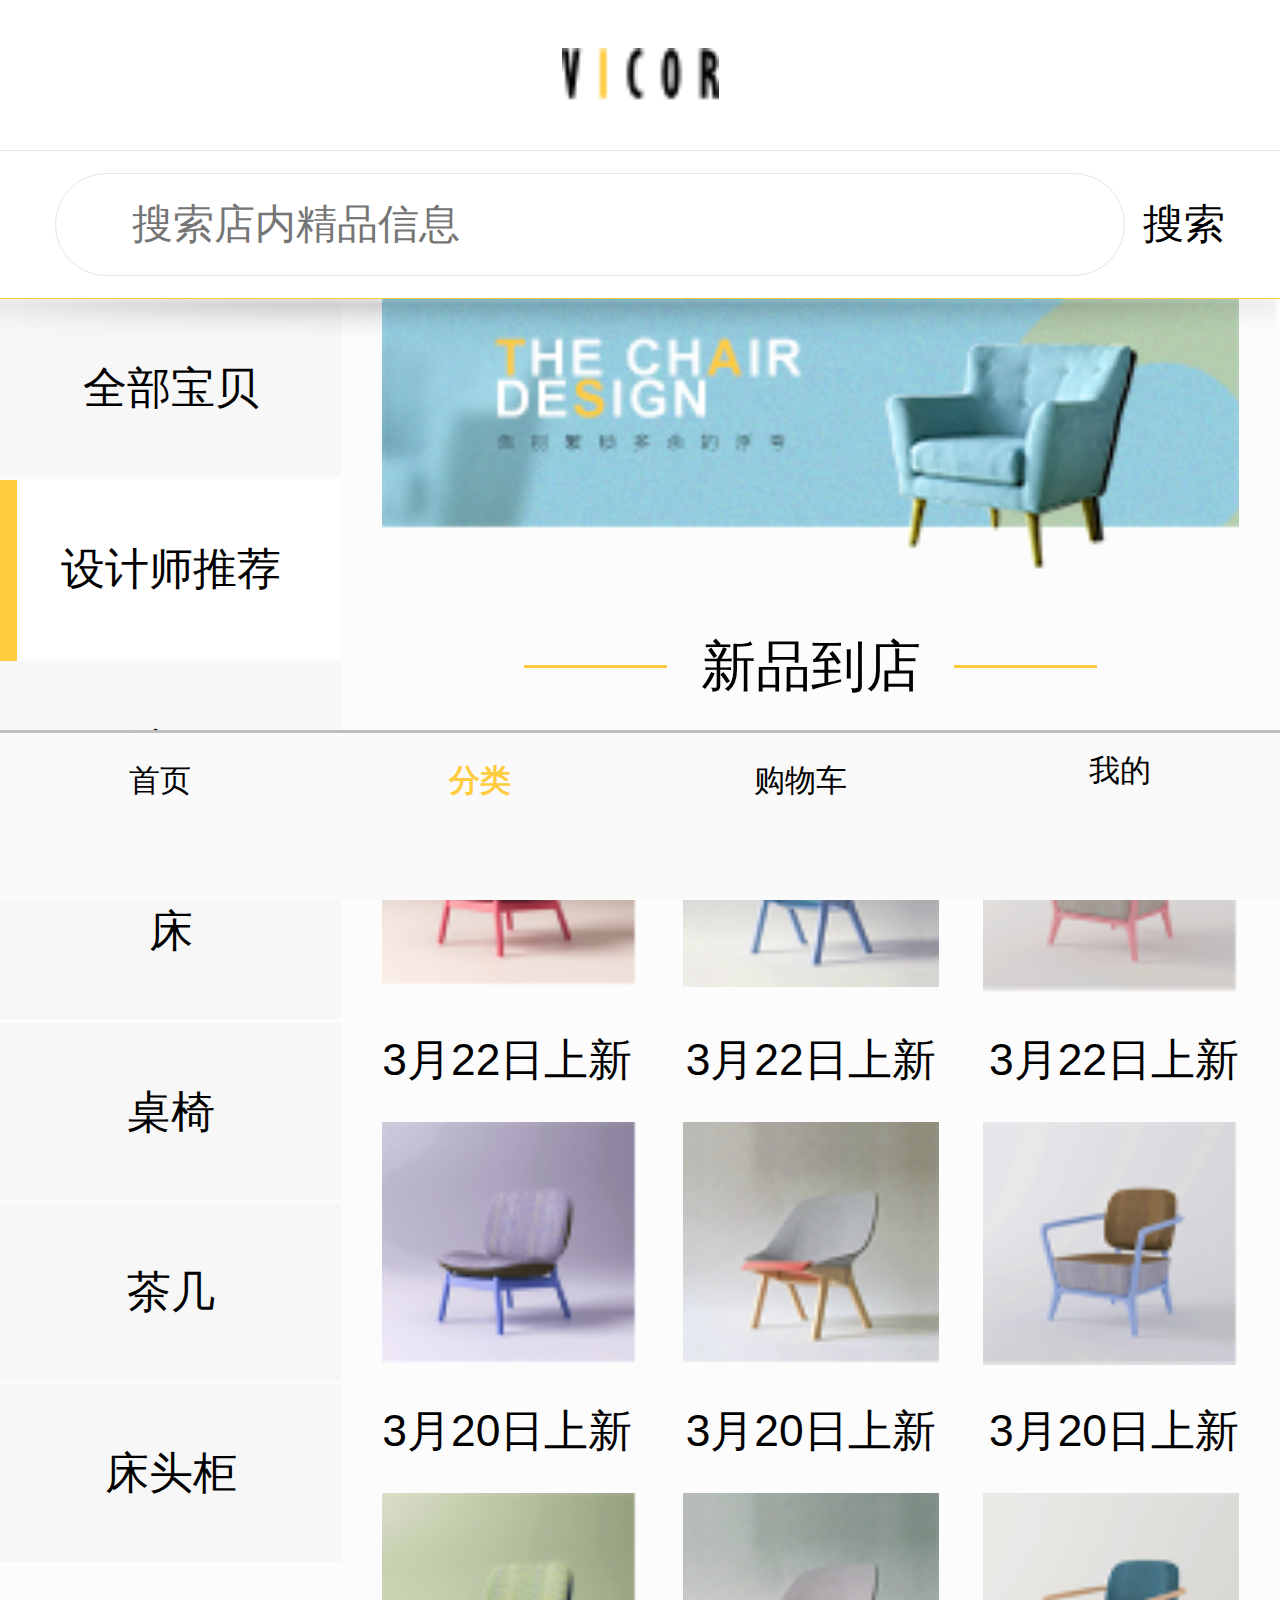
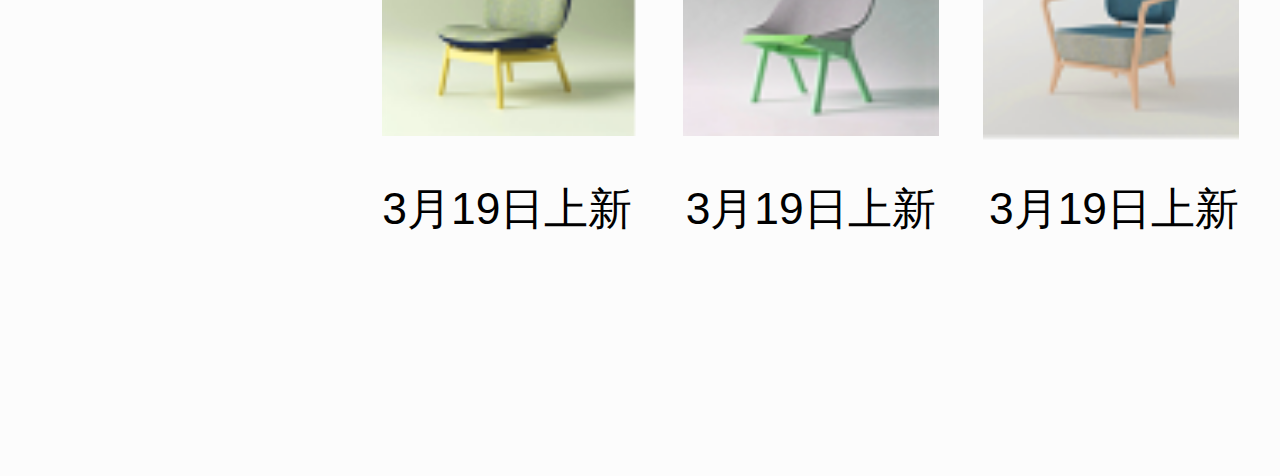
<file: list.html>
<!doctype html>
<html rem="750">
<head>
    <meta charset="UTF-8">
    <meta name="viewport"
          content="width=device-width, user-scalable=no, initial-scale=1.0, maximum-scale=1.0, minimum-scale=1.0">
    <meta http-equiv="X-UA-Compatible" content="ie=edge">
    <title>列表</title>
    <link rel="stylesheet" type="text/css" href="css/u-reset.css"/>
    <link rel="stylesheet" type="text/css" href="https://at.alicdn.com/t/font_1528641_f3iol9d17wm.css"/>
    <link rel="stylesheet" type="text/css" href="css/list.css"/>
</head>
<body>
<!--  头部开始  -->
<header>
    <i class="iconfont icon-shanchu-copy" id="del"></i>
    <img src="images/vicor.png"/>
    <i class="iconfont icon-gengduo" id="more"></i>
</header>
<!--  头部结束  -->
<!--  搜索开始  -->
<div class="search">
    <div class="search-box">
        <form method="post" action="">
            <input type="text" name="search" value="" placeholder="搜索店内精品信息">
        </form>
        <div>
            <i class="iconfont icon-fangdajing"></i>
        </div>
    </div>
    <p>搜索</p>
</div>
<!--  搜索结束  -->
<!--  列表开始  -->
<div class="list">
    <ul class="left">
        <li>全部宝贝</li>
        <li class="left-2">
            <div class="yellow-bar"></div>
            设计师推荐
        </li>
        <li>沙发</li>
        <li>床</li>
        <li>桌椅</li>
        <li>茶几</li>
        <li>床头柜</li>
    </ul>
    <div class="right">
        <img src="images/banner-10.png"/>
        <div class="empty"></div>
        <div class="title">
            <div class="yellow"></div>
            <p>新品到店</p>
            <div class="yellow"></div>
        </div>
        <div class="new-content">
            <div class="img">
                <a href="details.html">
                    <img src="images/new-1.png"/>
                </a>
            </div>
            <div class="img">
                <a href="details.html">
                    <img src="images/new-2.png"/>
                </a>
            </div>
            <div class="img">
                <a href="details.html">
                    <img src="images/new-3.png"/>
                </a>
            </div>
            <p>3月22日上新</p>
            <p>3月22日上新</p>
            <p>3月22日上新</p>
            <div class="img">
                <a href="details.html">
                    <img src="images/new-4.png"/>
                </a>
            </div>
            <div class="img">
                <a href="details.html">
                    <img src="images/new-5.png"/>
                </a>
            </div>
            <div class="img">
                <a href="details.html">
                    <img src="images/new-6.png"/>
                </a>
            </div>
            <p>3月20日上新</p>
            <p>3月20日上新</p>
            <p>3月20日上新</p>
            <div class="img">
                <a href="details.html">
                    <img src="images/new-7.png"/>
                </a>
            </div>
            <div class="img">
                <a href="details.html">
                    <img src="images/new-8.png"/>
                </a>
            </div>
            <div class="img">
                <a href="details.html">
                    <img src="images/new-9.png"/>
                </a>
            </div>
            <p>3月19日上新</p>
            <p>3月19日上新</p>
            <p>3月19日上新</p>
        </div>
    </div>
    <img src="images/shadow.png" class="shadow"/>
</div>
<!--  列表结束  -->
<!--  tab开始  -->
<div class="tab">
    <a href="index.html">
        <i class="iconfont icon-fangjianpeizhi-yizix"></i>
        <p>首页</p>
    </a>
    <a class="icon-1">
        <i class="iconfont icon-category"></i>
        <p>分类</p>
    </a>
    <a href="car.html">
        <i class="iconfont icon-gouwuche"></i>
        <p>购物车</p>
    </a>
    <a class="icon-4" href="my.html">
        <i class="iconfont icon-wode"></i>
        <p>我的</p>
    </a>
</div>
<!--  tab结束  -->
</body>
</html>
</file>
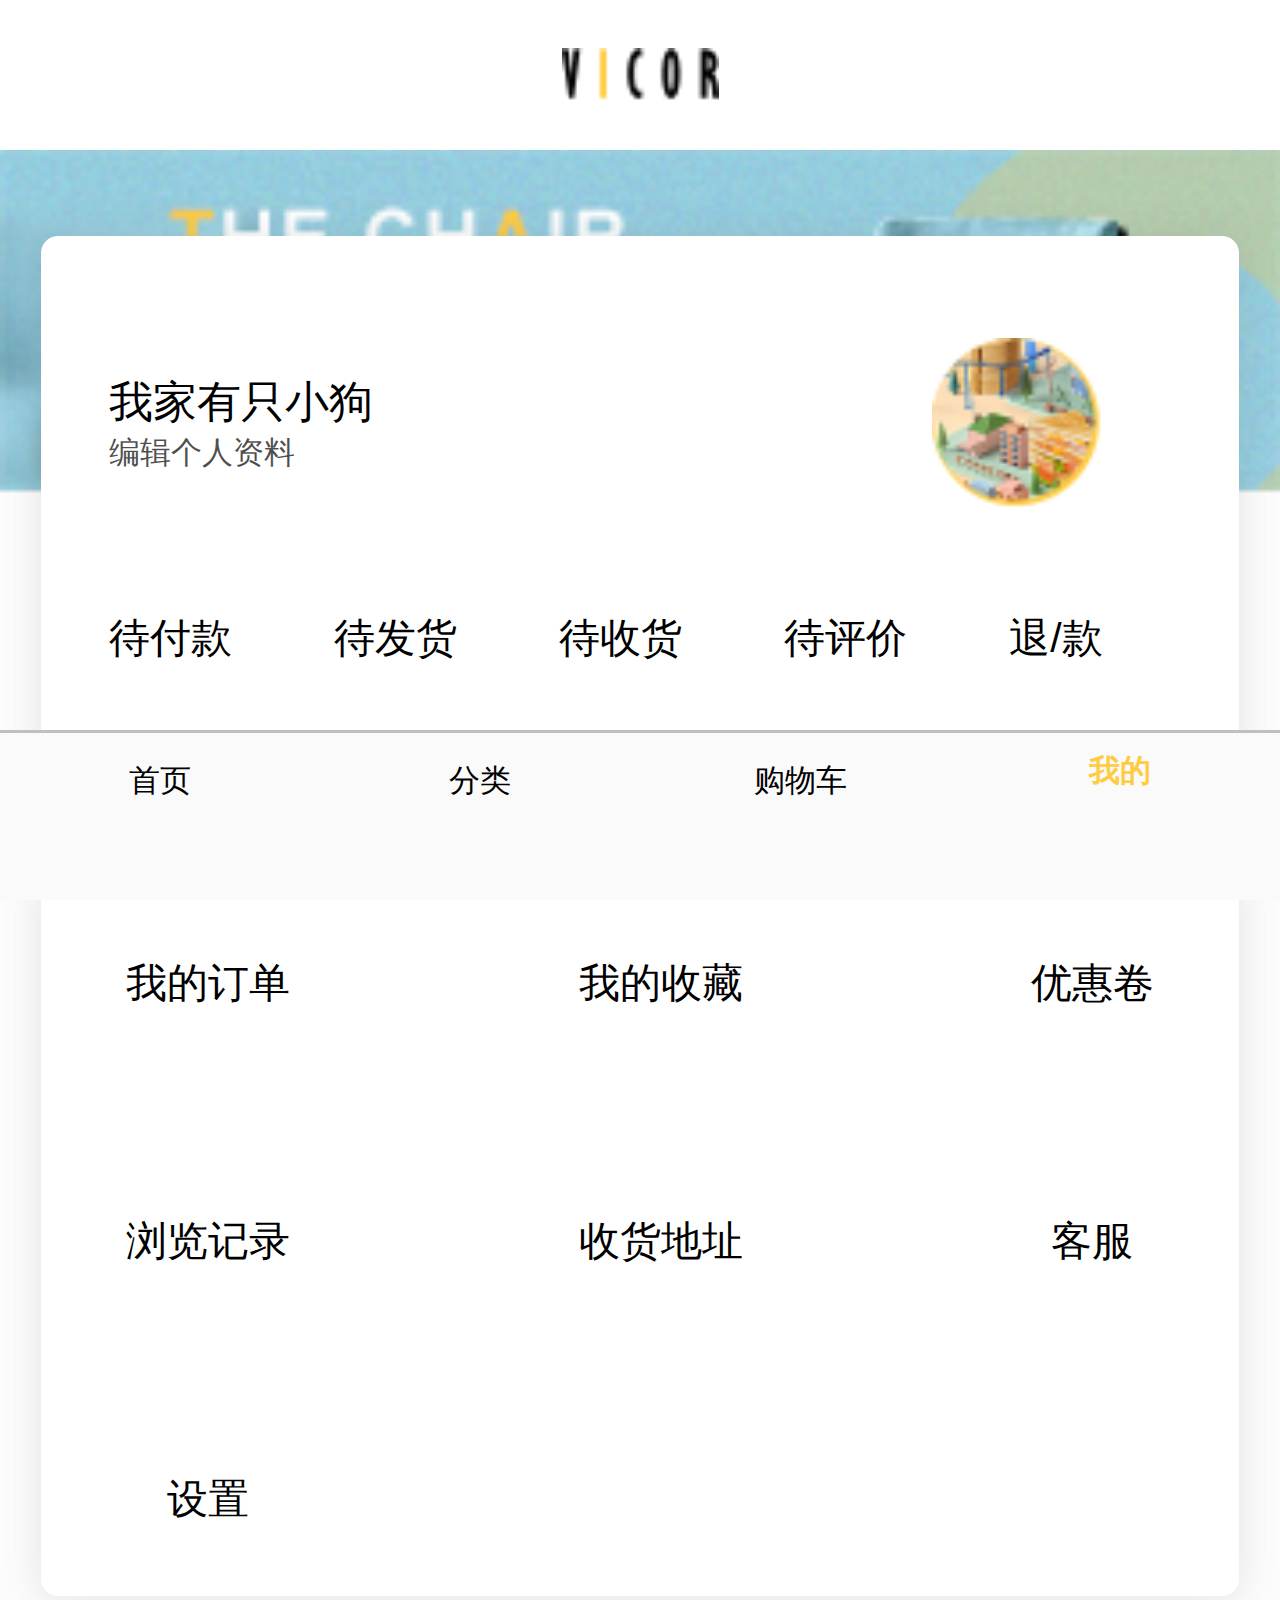
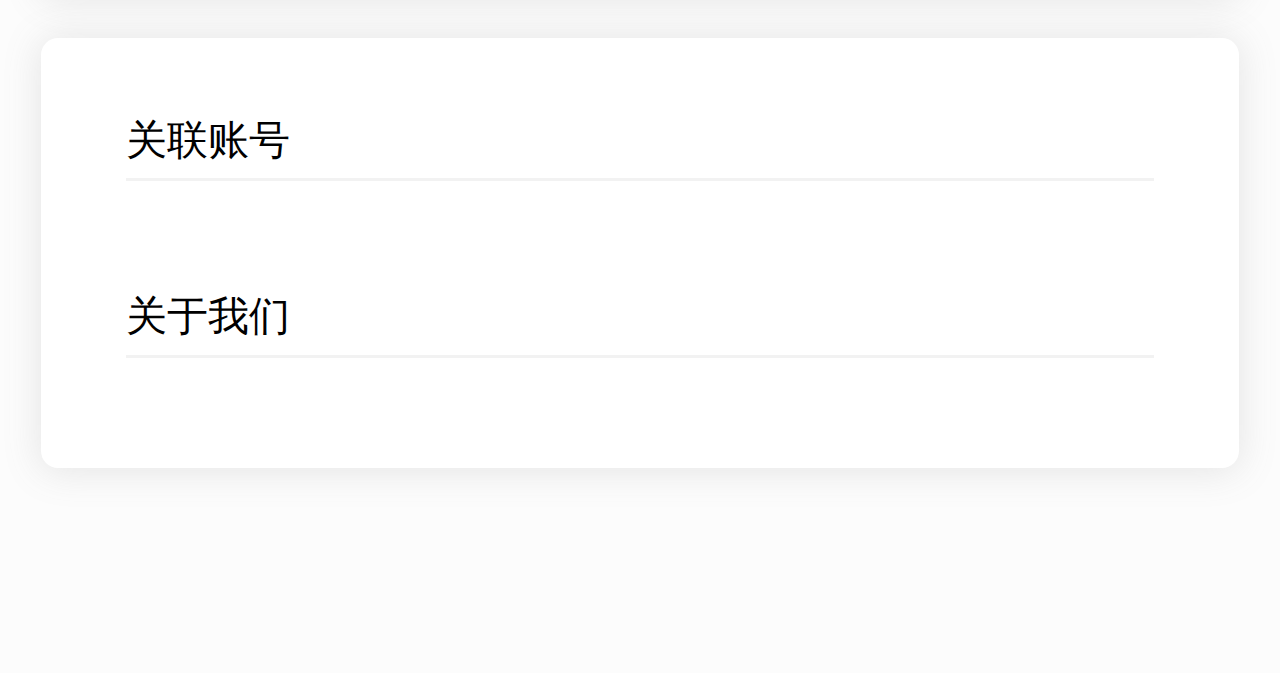
<file: my.html>
<!doctype html>
<html rem="750">
<head>
    <meta charset="UTF-8">
    <meta name="viewport"
          content="width=device-width, user-scalable=no, initial-scale=1.0, maximum-scale=1.0, minimum-scale=1.0">
    <meta http-equiv="X-UA-Compatible" content="ie=edge">
    <title>我的</title>
    <link rel="stylesheet" type="text/css" href="css/u-reset.css"/>
    <link rel="stylesheet" type="text/css" href="https://at.alicdn.com/t/font_1528641_jtve7z2duop.css"/>
    <link rel="stylesheet" type="text/css" href="css/my.css"/>
</head>
<body>

<!--  头部开始  -->
<header>
    <i class="iconfont icon-shanchu-copy" id="del"></i>
    <img src="images/vicor.png"/>
    <i class="iconfont icon-gengduo" id="more"></i>
</header>
<!--  头部结束  -->
<!--  个人资料开始  -->
<div class="personal">
    <img src="images/banner-10.png"/>
    <div class="personal-box">
        <div class="personal-box-top">
            <div class="left">
                <h1>我家有只小狗</h1>
                <i class="iconfont icon-jiangpai"></i>
                <h2>编辑个人资料</h2>
            </div>
            <div class="right">
                <img src="images/Head_portrait.png"/>
            </div>
        </div>
        <div class="personal-box-bottom">
            <a href="##">
                <i class="iconfont icon-daifukuan"></i>
                <p>待付款</p>
            </a>
            <a href="##">
                <i class="iconfont icon-daifahuo"></i>
                <p>待发货</p>
            </a>
            <a href="##">
                <i class="iconfont icon-daishouhuo2"></i>
                <p>待收货</p>
            </a>
            <a href="##">
                <i class="iconfont icon-wode_daipingjia"></i>
                <p>待评价</p>
            </a>
            <a href="##">
                <i class="iconfont icon-tuikuan"></i>
                <p>退/款</p>
            </a>
        </div>
    </div>
</div>
<!--  个人资料结束  -->
<!--  设置开始  -->
<div class="set-up">
    <div class="box-1">
        <div>
            <a href="##"><i class="iconfont icon-wodedingdan"></i></a>
            <p>我的订单</p>
        </div>
        <div>
            <a href="##"><i class="iconfont icon-collect"></i></a>
            <p>我的收藏</p>
        </div>
        <div>
            <a href="##"><i class="iconfont icon-youhuijuan"></i></a>
            <p>优惠卷</p>
        </div>
    </div>
    <div class="box-1">
        <div>
            <a href="##"><i class="iconfont icon-m-per-record-01"></i></a>
            <p>浏览记录</p>
        </div>
        <div>
            <a href="##"><i class="iconfont icon-shouhuodizhi"></i></a>
            <p>收货地址</p>
        </div>
        <div class="preferential">
            <a href="##"><i class="iconfont icon-kefu2"></i></a>
            <p>客服</p>
        </div>
    </div>
    <div class="box-1">
        <div class="set">
            <a href="##"><i class="iconfont icon-shezhi"></i></a>
            <p>设置</p>
        </div>
    </div>
</div>
<!--  设置结束  -->
<!--  关于我们开始  -->
<div class="about-us">
    <a class="box">
        <div>
            <i class="iconfont icon-guanlian"></i>
            关联账号
        </div>
        <i class="iconfont icon-icon-copy"></i>
    </a>
    <a class="box">
        <div>
            <i class="iconfont icon-biaoqian"></i>
            关于我们
        </div>
        <i class="iconfont icon-icon-copy"></i>
    </a>
</div>
<!--  关于我们结束  -->
<!--  tab开始  -->
<div class="tab">
    <a href="index.html">
        <i class="iconfont icon-fangjianpeizhi-yizix"></i>
        <p>首页</p>
    </a>
    <a class="icon-1" href="list.html">
        <i class="iconfont icon-category"></i>
        <p>分类</p>
    </a>
    <a href="car.html">
        <i class="iconfont icon-gouwuche"></i>
        <p>购物车</p>
    </a>
    <a class="icon-4">
        <i class="iconfont icon-wode"></i>
        <p>我的</p>
    </a>
</div>
<!--  tab结束  -->

</body>
</html>
</file>
<file: css/index.css>
body{
    background: #f6f6f6;
}
/*  头部开始  */
header{
    width: 100%;
    height: 0.88rem;
    background: white;
    position: fixed;
    top: 0;
    right: 0;
    z-index: 99;
}
header #del{
    font-size: 0.3rem;
    color: #000;
    float: left;
    margin: 0 0 0 0.24rem;
    line-height: 0.88rem;
}
header #more{
    font-size: 0.3rem;
    color: #000;
    float: right;
    margin: 0 0.24rem 0 0;
    line-height: 0.88rem;
}
header img{
    width: 0.92rem;
    position: absolute;
    top: 0;
    bottom: 0;
    right: 0;
    left: 0;
    margin: auto;
}
/*  头部结束  */
/*  导航开始  */
.navigation ul{
    width: 7rem;
    height: 0.86rem;
    padding: 0 0.25rem;
    margin: 0.88rem 0 0;
    background: white;
    border-top: 0.01rem solid #f2f2f2;
    border-bottom: 0.01rem solid #ffcb3f;
}
.navigation li{
    width: 2rem;
    height: 0.86rem;
    text-align: left;
    line-height: 0.86rem;
    float: left;
    font-size: 0.24rem;
    color: rgba(0,0,0,0.7);
}
.navigation .text-4{
    width: 1rem;
}
/*  导航结束  */
/*  banner开始  */
.banner{
    width: 7.5rem;
    position: relative;
    overflow: hidden;
}
#banner{
    width: 7.52rem;
}
.banner #shadow{
    width: 7.5rem;
    position: absolute;
    top: 0;
    right: 0;
}
.banner .top{
    width: 1.09rem;
    height: 0.33rem;
    background: #ffcb3f;
    color: white;
    font-size: 0.18rem;
    font-family: Arial;
    font-weight: 700;
    text-align: center;
    line-height: 0.33rem;
    position: absolute;
    left: 0.64rem;
    bottom: 0.97rem;
    z-index: 2;
    border-radius: 0.1rem;
}
.banner .bottom{
    width: 1.05rem;
    height: 0.29rem;
    border: 0.02rem solid rgba(0,0,0,0.2);
    position: absolute;
    left: 0.68rem;
    bottom: 0.93rem;
    border-radius: 0.1rem;
}
.banner-point{
    overflow: hidden;
    position: absolute;
    bottom: 0.16rem;
    left: 3.29rem;
}
.banner-point a{
    width: 0.06rem;
    height: 0.06rem;
    border-radius: 50%;
    border: 1px solid white;
    margin: 0 0.32rem 0 0;
    float: left;
}
.banner-point .point-3{
    width: 0.08rem;
    height: 0.08rem;
    border-radius: 50%;
    border: none;
    background: white;
    margin: 0;
}
/*  banner结束  */
.empty{
    width: 100%;
    height: 0.8rem;
}
/*  精品首发标题开始  */
.title-1{
    width: 2.2rem;
    /*height: 0.94rem;*/
    margin: 0 auto;
}
.title-1 .yellow{
    width: 0.65rem;
    height: 0.02rem;
    background: #ffcb3f;
    margin: 0 0 0.08rem;
}
.title-1 .gray{
    width: 2.2rem;
    height: 0.01rem;
    background: #d7d7d7;
    margin: 0 0 0.06rem;
}
.title-1 .text-1{
    color: #11100f;
    font-size: 0.16rem;
    margin: 0 auto;
    font-family: Arial;
    font-weight: 400;
    text-align: center;
}
.title-1 .text-2{
    color: #000;
    font-size: 0.44rem;
    margin: 0 auto;
    font-weight: 400;
    text-align: center;
}
.title-1 .text-2 span{
    color: #ffcb3f;
    font-weight: 700;
}
.title-1 .black{
    width: 0.4rem;
    height: 0.02rem;
    background: black;
    margin: 0.17rem auto 0;
}
/*  精品首发标题结束  */
/*  精品首发内容开始  */
.content-1{
    height: 5.5rem;
    margin: 0.18rem 0 0;
    overflow: hidden;
}
.content-1 .text-3{
    font-size: 0.2rem;
    color: black;
    float: right;
    margin: 0 0.24rem 0 0;
}
.content-1 .text-3 span{
    font-weight: 700;
    color: #ffcb3f;
}
.content-1 ul{
    width: 7.5rem;
    height: 5.1rem;
    margin: 0.37rem 0 0;
    position: relative;
}
.content-1 ul li{
    width: 3.1rem;
    height: 5.1rem;
    background: white;
    margin: 0 0 0 0.24rem;
    float: left;
    position: relative;
}
.content-1 .content-1-3{
    position: absolute;
    top: 0;
    left:6.68rem;
}
.content-1 #hot{
    position: absolute;
    top: -0.16rem;
    left: 0.18rem;
}
.content-1 .black{
    width: 0.27rem;
    height: 0.02rem;
    background: black;
    margin: 0.2rem 0 0 0.18rem;
}
.content-1 h4{
    font-size: 0.18rem;
    color: #000;
    font-weight: 400;
    font-family: Arial;
    margin: 0.1rem 0 0 0.18rem;
}
.content-1 h5{
    font-size: 0.24rem;
    color: #000;
    font-weight: 400;
    margin: 0.1rem 0 0 0.18rem;
}
.content-1 h6{
    font-size: 0.32rem;
    color: #000;
    font-weight: 700;
    font-family: Arial;
    margin: 0.65rem 0 0 0.18rem;
    float: left;
}
.content-1 h6 span{
    font-size: 0.12rem;
}
.content-1 .bug{
    width: 1.52rem;
    height: 0.43rem;
    float: right;
    font-size: 0.22rem;
    color: white;
    background: #ffcb3f;
    margin: 0.55rem 0.18rem 0 0;
    text-align: center;
    line-height: 0.43rem;
    border-radius: 0.04rem;
}
.content-1 .bug i{
    font-size: 0.18rem;
    color: white;
    background: #ffcb3f;
}
.content-1 .img{
    width: 3.12rem;
    height: 2.88rem;
}
.content-2{
    height: 16.07rem;
    margin: 0.57rem 0.25rem 0;
}
.content-2 .big-content{
    width: 7rem;
    height: 6.93rem;
    background: white;
    display: block;
    position: relative;
}
.content-2 .big-content img{
    width: 6.25rem;
    height: 2.62rem;
    margin: 1.1rem 0.37rem 0;
}
.content-2 .big-content h3{
    font-size: 0.40rem;
    color: #000;
    font-weight: 700;
    margin: 0.4rem 0 0 0.37rem;
}
.content-2 .big-content h4{
    font-size: 0.26rem;
    color: #11100f;
    font-weight: 400;
    margin: 0.15rem 0 0 0.37rem;
}
.content-2 .big-content h5{
    font-size: 0.36rem;
    color: #000;
    font-weight: 700;
    font-family: Arial;
    margin: 0.6rem 0 0 0.37rem;
}
.content-2 .big-content span{
    font-size: 0.2rem;
    font-weight: 400;
}
.content-2 .big-content h6{
    font-size: 0.2rem;
    color: #000;
    font-weight: 400;
    font-family: Arial;
    margin: 0.1rem 0 0 0.37rem;
}
.content-2 .big-content i{
    font-size: 0.22rem;
    color: #ffcb3f;
}
.content-2 .big-content .round-1{
    width: 0.18rem;
    height: 0.18rem;
    border-radius: 50%;
    background: #abe3e6;
    position: absolute;
    bottom: 2rem;
    right: 0.8rem;
}
.content-2 .big-content .round-2{
    width: 0.22rem;
    height: 0.22rem;
    border-radius: 50%;
    background: #cecdca;
    position: absolute;
    bottom: 1.6rem;
    right: 0.78rem;
}
.content-2 .big-content .round-3{
    width: 0.18rem;
    height: 0.18rem;
    border-radius: 50%;
    background: #ffcb3f;
    position: absolute;
    bottom: 1.2rem;
    right: 0.8rem;
}
.content-2 .small-content{
    width: 3.38rem;
    height: 4.16rem;
    background: white;
    margin: 0.24rem 0 0;
    position: relative;
}
.content-2 .small-content a{
    display: block;
    width: 3.38rem;
    height: 4.16rem;
}
.content-2 .small-content a h3{
    font-size: 0.16rem;
    color: #11100f;
    font-weight: 400;
    font-family: Arial;
    margin: 0 0 0 0.24rem;
    padding: 0.2rem 0 0 0;
}
.content-2 .small-content h4{
    font-size: 0.3rem;
    color: #000;
    font-weight: 700;
    font-family: Arial;
    margin: 0.1rem 0 0 0.24rem;
}
.content-2 .small-content img{
    width: 2.4rem;
    height: auto;
    margin: 0.2rem 0 0 0.24rem;
}
.content-2 .small-content h5{
    font-size: 0.3rem;
    color: #000;
    font-weight: 700;
    font-family: Arial;
    margin: 0.1rem 0 0 0.24rem;
}
.content-2 .small-content h5 span{
    font-size: 0.2rem;
    font-weight: 400;
}
.content-2 .small-content h6{
    font-size: 0.2rem;
    font-weight: 400;
    margin: 0.05rem 0 0 0.24rem;
}
.content-2 .small-content i{
    font-size: 0.22rem;
    color: #ffcb3f;
}
.content-2 .small-content .round-1{
    width: 0.14rem;
    height: 0.14rem;
    border-radius: 50%;
    background: #efd28e;
    position: absolute;
    bottom: 1.3rem;
    right: 0.4rem;
}
.content-2 .small-content .round-2{
    width: 0.18rem;
    height: 0.18rem;
    border-radius: 50%;
    background: #97d1d7;
    position: absolute;
    bottom: 1rem;
    right: 0.38rem;
}
.content-2 .small-content .round-3{
    width: 0.14rem;
    height: 0.14rem;
    border-radius: 50%;
    background: #97a0d7;
    position: absolute;
    bottom: 0.7rem;
    right: 0.4rem;
}
.content-2 li{
    float: left;
}
.content-2 .small-content .round-4{
    width: 0.14rem;
    height: 0.14rem;
    border-radius: 50%;
    background: #a2d7d9;
    position: absolute;
    bottom: 1.3rem;
    right: 0.4rem;
}
.content-2 .small-content .round-5{
    width: 0.18rem;
    height: 0.18rem;
    border-radius: 50%;
    background: #d9a2cf;
    position: absolute;
    bottom: 1rem;
    right: 0.38rem;
}
.content-2 .small-content .round-6{
    width: 0.14rem;
    height: 0.14rem;
    border-radius: 50%;
    background: #d2d9a2;
    position: absolute;
    bottom: 0.7rem;
    right: 0.4rem;
}
.content-2 .small-content-1{
    width: 3.38rem;
    height: 4.16rem;
    margin: 0.24rem 0 0 0.24rem;
    background: white;
    position: relative;
}
.content-2 .small-content-1 a{
    display: block;
    width: 3.38rem;
    height: 4.16rem;
}
.content-2 .small-content-1 a h3{
    font-size: 0.16rem;
    color: #11100f;
    font-weight: 400;
    font-family: Arial;
    margin: 0 0 0 0.24rem;
    padding: 0.2rem 0 0 0;
}
.content-2 .small-content-1 h4{
    font-size: 0.3rem;
    color: #000;
    font-weight: 700;
    font-family: Arial;
    margin: 0.1rem 0 0 0.24rem;
}
.content-2 .small-content-1 img{
    width: 2.4rem;
    margin: 0.2rem 0 0 0.24rem;
}
.content-2 .small-content-1 h5{
    font-size: 0.3rem;
    color: #000;
    font-weight: 700;
    font-family: Arial;
    margin: 0.1rem 0 0 0.24rem;
}
.content-2 .small-content-1 h5 span{
    font-size: 0.2rem;
    font-weight: 400;
}
.content-2 .small-content-1 h6{
    font-size: 0.2rem;
    font-weight: 400;
    margin: 0.05rem 0 0 0.24rem;
}
.content-2 .small-content-1 i{
    font-size: 0.22rem;
    color: #ffcb3f;
}
.content-2 .small-content-1 .round-1{
    width: 0.14rem;
    height: 0.14rem;
    border-radius: 50%;
    background: #7e4bff;
    position: absolute;
    bottom: 1.3rem;
    right: 0.4rem;
}
.content-2 .small-content-1 .round-2{
    width: 0.18rem;
    height: 0.18rem;
    border-radius: 50%;
    background: #ffd34b;
    position: absolute;
    bottom: 1rem;
    right: 0.38rem;
}
.content-2 .small-content-1 .round-3{
    width: 0.14rem;
    height: 0.14rem;
    border-radius: 50%;
    background: #fb82ff;
    position: absolute;
    bottom: 0.7rem;
    right: 0.4rem;
}
.content-2 .small-content-1 .round-4{
    width: 0.14rem;
    height: 0.14rem;
    border-radius: 50%;
    background: #a2d7d9;
    position: absolute;
    bottom: 1.3rem;
    right: 0.4rem;
}
.content-2 .small-content-1 .round-5{
    width: 0.18rem;
    height: 0.18rem;
    border-radius: 50%;
    background: #db8078;
    position: absolute;
    bottom: 1rem;
    right: 0.38rem;
}
.content-2 .small-content-1 .round-6{
    width: 0.14rem;
    height: 0.14rem;
    border-radius: 50%;
    background: #d2d9a2;
    position: absolute;
    bottom: 0.7rem;
    right: 0.4rem;
}
.content-2 .empty-1{
    width: 7rem;
    height: 0.38rem;
}
.big-more{
    width: 7rem;
    height: 0.2rem;
    margin: 0 auto;
    position: relative;
}
.big-more li{
    float: left;
    color: #a6a6a6;
    font-size: 0.2rem;
    line-height: 0.2rem;
}
.big-more .left{
    width: 1.2rem;
    height: 0.02rem;
    background: #a6a6a6;
    position: absolute;
    left: 1.5rem;
    bottom: 0.09rem;
}
.big-more .right{
    width: 1.2rem;
    height: 0.02rem;
    background: #a6a6a6;
    position: absolute;
    right: 1.5rem;
    bottom: 0.09rem;
}
.big-more .text{
    position: absolute;
    left: 3.1rem;
}
/*  精品首发内容结束  */
/*  案例展示内容开始  */
.empty-1{
    width: 100%;
    height: 0.65rem;
}
.content-3-img{
    margin: 0 0.24rem;
    position: relative;
}
.content-3-img img{
    width: 7.02rem;
    height: auto;
}
.content-3-img .mask{
    width: 7.02rem;
    height: 4.4rem;
    background: rgba(0,0,0,0.1);
    position: absolute;
    top: 0;
    right: 0;
}
.content-3-img i{
    font-size: 0.5rem;
    color: white;
    position: absolute;
    top: 1.95rem;
    right: 3.26rem;
}
.content-3-img .round{
    width: 1rem;
    height: 1rem;
    border-radius: 50%;
    background: rgba(0,0,0,0.6);
    position: absolute;
    top: 1.7rem;
    right: 3.07rem;
}
.content-3-text1{
    width: 100%;
    /*height: 1rem;*/
    text-align: center;
    line-height: 1rem;
    font-size: 0.3rem;
    font-family: Arial;
    font-weight: 700;
}
.content-3-text2{
    width: 100%;
    /*height: 0.3rem;*/
    text-align: center;
    line-height: 0.3rem;
    font-size: 0.24rem;
    font-weight: 400;
}
.content-3-text3{
    width: 1.38rem;
    /*height: 0.58rem;*/
    border-radius: 0.3rem;
    border: 0.01rem solid #ffcb3f;
    margin: 0.3rem auto 0;
    text-align: center;
    line-height: 0.58rem;
    font-size: 0.18rem;
}
.content-4-img{
    position: relative;
    height: 4.34rem;
}
.content-4-img img{
    width: 7.5rem;
    height: auto;
}
.content-4-img .mask-1{
    width: 7.5rem;
    height: 3.36rem;
    background: rgba(0,0,0,0.4);
    position: absolute;
    top: 0;
    right: 0;
}
.content-4-img .bottom{
    width: 7.5rem;
    height: 2.56rem;
    margin: 0.6rem 0 0 0;
    position: absolute;
    top: 0;
    left: 0;
}
.content-4-img .yellow{
    width: 1rem;
    height: 0.02rem;
    margin: 0.12rem auto;
    background: #fbca4a;
}
.content-4-img .content-4-text1{
    width: 7.5rem;
    /*height: 0.22rem;*/
    font-size: 0.3rem;
    font-weight: 700;
    font-family: Arial;
    line-height: 0.22rem;
    color: white;
    text-align: center;
}
.content-4-img .content-4-text3{
    width: 7.5rem;
    /*height: 0.28rem;*/
    margin-bottom: 0.15rem;
    font-size: 0.3rem;
    font-weight: 700;
    line-height: 0.28rem;
    color: white;
    text-align: center;
}
.content-4-img .content-4-text2{
    width: 7.5rem;
    /*height: 0.4rem;*/
    font-size: 0.2rem;
    font-weight: 400;
    /*line-height: 0.5rem;*/
    color: rgba(255,255,255,0.8);
    text-align: center;
}
.content-4-img .empty-2{
    width: 100%;
    height: 0.1rem;
}
.content-4-img .icon{
    margin: 0 auto;
    position: relative;
    display: block;
}
.content-4-img .icon i{
    font-size: 0.3rem;
    display: block;
}
#icon-1{
    color: rgba(255,255,255,0.2);
    position: absolute;
    top: 0;
    right: 3.6rem;
}
#icon-2{
    color: rgba(255,255,255,0.4);
    position: absolute;
    top: 0.1rem;
    right: 3.6rem;
}
#icon-3{
    color: white;
    position: absolute;
    top: 0.2rem;
    right: 3.6rem;
}
.case{
    width: 7.02rem;
    margin: 0 0.24rem;
}
/*  案例展示内容结束  */
/*  tab栏开始  */
.tab{
    width: 100%;
    height: 0.98rem;
    background: white;
    position: fixed;
    right: 0;
    bottom: 0;
    z-index: 99;
}
.tab a{
    height: 0.98rem;
    width: 1.875rem;
    float: left;
    color: #000;
    font-size: 0.18rem;
    text-align: center;
    margin-top: 0.12rem;
}
.tab .icon-1{
    color: #ffcb3f;
    font-weight: 700;
}
.tab .icon-4{
    margin: 0.1rem 0 0 0;
}
.tab i{
    font-size: 0.45rem;
}
/*  tab栏结束  */
</file>
<file: css/car.css>
body{
    background: #fcfcfc;
}
/*  头部开始  */
header{
    width: 100%;
    height: 0.88rem;
    background: white;
    position: fixed;
    top: 0;
    right: 0;
    border-bottom: 1px solid #f2f2f2;
    z-index: 99;
}
header #del{
    font-size: 0.3rem;
    color: #000;
    float: left;
    margin: 0 0 0 0.24rem;
    line-height: 0.88rem;
}
header #more{
    font-size: 0.3rem;
    color: #000;
    float: right;
    margin: 0 0.24rem 0 0;
    line-height: 0.88rem;
}
header img{
    width: 0.92rem;
    position: absolute;
    top: 0;
    bottom: 0;
    right: 0;
    left: 0;
    margin: auto;
}
/*  头部结束  */
/*  订单内容开始  */
.shop-1{
    width: 7.02rem;
    height: 2.3rem;
    margin: 0.88rem 0.24rem 0;
    border-bottom: 2px solid #f2f2f2;
    background: white;
}
.shop-1 div{
    float: left;
}
.shop-1 .dot{
    width: 0.6rem;
    height: 100%;
    position: relative;
}
.shop-1 .dot .dot-1{
    width: 0.22rem;
    height: 0.22rem;
    border: 2px solid #ffcb3f;
    border-radius: 50%;
    position: absolute;
    top: 0;
    bottom: 0;
    left: 0;
    right: 0;
    margin: auto;
}
.shop-1 .dot .dot-2{
    width: 0.14rem;
    height: 0.14rem;
    background: #ffcb3f;
    border-radius: 50%;
    position: absolute;
    top: 0;
    bottom: 0;
    left: 0;
    right: 0;
    margin: auto;
}
.shop-1 .dot .cross{
    width: 0.48rem;
    height: 0.02rem;
    background: #ffcb3f;
    position: absolute;
    bottom: 0;
    left: 0;
}
.shop-1 .img{
    width: 2.18rem;
    height: 100%;
    margin: auto auto;
    position: relative;
}
.img img{
    height: 1.4rem;
    width: auto;
    position: absolute;
    top: 0;
    bottom: 0;
    left: 0;
    margin: auto;
}
.shop-1 .text{
    width: 2.44rem;
    height: 1.8rem;
    padding: 0.5rem 0 0;
}
.shop-1 .text h1{
    font-size: 0.18rem;
    font-weight: 200;
}
.shop-1 .text h2{
    font-size: 0.24rem;
    font-weight: 400;
    margin-top: 0.05rem;
}
.shop-1 .text h3{
    font-size: 0.18rem;
    font-weight: 200;
    margin-top: 0.1rem;
}
.shop-1 .text h4{
    font-size: 0.24rem;
    font-weight: 700;
    margin-top: 0.15rem;
}
.shop-1 .text h4 span{
    font-size: 0.18rem;
    font-weight: 400;
}
.shop-1 .icon-1{
    width: 0.74rem;
    height: 100%;
    position: relative;
}
.shop-1 .icon-1 .subtract{
    width: 0.32rem;
    height: 0.32rem;
    border-radius: 0.04rem;
    border: 0.03rem solid #e5e5e5;
    font-size: 0.3rem;
    color: black;
    text-align: center;
    line-height: 0.3rem;
    position: absolute;
    left: 0;
    top: 0;
    bottom: 0;
    margin: auto;
}
.shop-1 .number{
    width: 0.52rem;
    height: 100%;
    text-align: left;
    line-height: 2.3rem;
    color: black;
    font-size: 0.24rem;
}
.shop-1 .icon-2{
    width: 0.4rem;
    height: 100%;
    position: relative;
}
.shop-1 .icon-2 .subtract{
    width: 0.32rem;
    height: 0.32rem;
    border-radius: 0.02rem;
    border: 0.04rem solid #e5e5e5;
    font-size: 0.3rem;
    color: black;
    text-align: center;
    line-height: 0.3rem;
    position: absolute;
    left: 0;
    top: 0;
    bottom: 0;
    margin: auto;
}
#shop-2{
    margin: 0 0.24rem;
}
#shop-3{
    margin: 0 0.24rem;
}
/*  订单内容结束  */
/*  推荐开始  */
.recommended{
    width: 7.02rem;
    margin: 0.7rem 0.24rem 0;
    font-size: 0.3rem;
    color: #000;
    position: relative;
    overflow: hidden;
}
.recommended .yellow{
    width: 0.04rem;
    height: 0.2rem;
    background: #ffcb3f;
    position: absolute;
    top: 0;
    bottom: 0;
    left: 0;
    margin: auto;
}
.recommended  span{
    float: left;
    margin: 0 0 0 0.1rem;
}
ul{
    width: 7.02rem;
    margin: 0.32rem 0.24rem 1.98rem;
    overflow: hidden;
}
ul li{
    width: 3.25rem;
    height: 5.1rem;
    margin: 0.13rem;
    float: left;
}
ul li img{
    width: 3.25rem;
}
ul li div{
    width: 0.32rem;
    height: 0.02rem;
    background: black;
    margin: 0.24rem 0 0 0.24rem;
}
ul li h4{
    font-size: 0.18rem;
    color: black;
    font-family: Arial;
    font-weight: 400;
    margin: 0.12rem 0 0 0.24rem;
}
ul li h5{
    font-size: 0.24rem;
    color: black;
    font-weight: 400;
    margin: 0.08rem 0 0 0.24rem;
}
ul li h6{
    font-size: 0.32rem;
    color: #000;
    font-weight: 700;
    font-family: Arial;
    margin: 0.5rem 0 0 0.24rem;
    float: left;
}
li h6 span{
    font-size: 0.18rem;
    color: black;
    font-weight: 400;
}
ul li .bug{
    width: 1.45rem;
    height: 0.43rem;
    float: right;
    font-size: 0.22rem;
    color: white;
    background: #ffcb3f;
    margin: 0.45rem 0.2rem 0 0;
    text-align: center;
    line-height: 0.43rem;
    border-radius: 0.04rem;
}
ul li  .bug i{
    font-size: 0.18rem;
    color: white;
    background: #ffcb3f;
}
/*  推荐结束  */
/*  购买开始  */
.buy{
    width: 100%;
    height: 0.88rem;
    background: white;
    border-top: 0.01rem solid #e5e5e5;
    border-bottom: 0.01rem solid #bfbfbf;
    /*margin-bottom: 0.98rem;*/
    position: fixed;
    bottom: 0.98rem;
    left: 0;
}
.buy .dot{
    width: 0.22rem;
    height: 0.22rem;
    border: 0.02rem solid #ffcb3f;
    border-radius: 50%;
    margin: 0.36rem 0 0 0.42rem;
    float: left;
}
.buy .text-1{
    width: 1.06rem;
    height: 0.88rem;
    font-size: 0.24rem;
    color: black;
    line-height: 0.98rem;
    text-align: center;
    float: left;
}
.buy .text-2{
    padding: 0.1rem 0;
    float: left;
}
.buy .text-2 h1{
    font-size: 0.24rem;
    font-weight: 400;
    color: black;
}
.buy .text-2 .text-2-1{
    font-size: 0.26rem;
    font-family: Arial;
    color: #ffcb3f;
    font-weight: 700;
}
.buy .text-2 .text-2-2{
    font-size: 0.18rem;
    font-family: Arial;
    color: black;
    font-weight: 400;
}
.buy .buy-now{
    width: 2.12rem;
    height: 0.9rem;
    background: #ffcb3f;
    color: white;
    font-size: 0.28rem;
    font-weight: 700;
    text-align: center;
    line-height: 0.9rem;
    float: right;
}
.buy .text-2 h2{
    font-size: 0.18rem;
    color: #9d9d9d;
    font-weight: 400;
}
/*  购买结束  */
/*  tab栏开始  */
.tab{
    width: 100%;
    height: 0.98rem;
    background: #fafafa;
    position: fixed;
    right: 0;
    bottom: 0;
    z-index: 99;
}
.tab a{
    height: 0.98rem;
    width: 1.875rem;
    float: left;
    color: #000;
    font-size: 0.18rem;
    text-align: center;
    margin-top: 0.16rem;
}
.tab .icon-1{
    color: #ffcb3f;
    font-weight: 700;
}
.tab .icon-4{
    margin: 0.1rem 0 0 0;
}
.tab i{
    font-size: 0.45rem;
}
/*  tab栏结束  */
</file>
<file: css/details.css>
body{
    background: #fcfcfc;
}
/*  头部开始  */
header{
    width: 100%;
    height: 0.88rem;
    background: white;
    position: fixed;
    top: 0;
    right: 0;
    border-bottom: 1px solid #f2f2f2;
    z-index: 99;
}
header #del{
    font-size: 0.3rem;
    color: #000;
    float: left;
    margin: 0 0 0 0.24rem;
    line-height: 0.88rem;
}
header #more{
    font-size: 0.3rem;
    color: #000;
    float: right;
    margin: 0 0.24rem 0 0;
    line-height: 0.88rem;
}
header img{
    width: 0.92rem;
    position: absolute;
    top: 0;
    bottom: 0;
    right: 0;
    left: 0;
    margin: auto;
}
/*  头部结束  */
/*  导航开始  */
.left{
    width: 3.75rem;
    height: 0.97rem;
    border-bottom: 0.01rem solid #ffcb3f;
    float: left;
    font-size: 0.24rem;
    font-weight: 700;
    line-height: 0.97rem;
    text-align: center;
    color: #ffcb3f;
    margin-top: 0.88rem;
    position: relative;
}
.left .yellow{
    width: 0.47rem;
    height: 0.04rem;
    background: #ffcb3f;
    position: absolute;
    bottom: 0;
    left: 1.64rem;
}
.right{
    width: 3.75rem;
    height: 0.97rem;
    border-bottom: 0.01rem solid #ffcb3f;
    float: left;
    font-size: 0.24rem;
    font-weight: 700;
    line-height: 0.97rem;
    text-align: center;
    color: #8d8d8d;
    margin-top: 0.88rem;
    position: relative;
}
/*  导航结束  */
/*  banner开始  */
.banner{
    width: 7.5rem;
    overflow: hidden;
}
.banner img{
    width: 7.51rem;
}
.banner .text-3{
    font-size: 0.24rem;
    color: black;
    float: right;
    margin: 0 0.24rem 0 0;
}
.banner .text-3 span{
    font-size: 0.3rem;
    font-weight: 700;
    color: #ffcb3f;
}
/*  banner结束  */
/*  标题开始  */
.title{
    width: 6.66rem;
    height: 0.87rem;
    border-bottom: 0.01rem solid #e5e5e5;
    font-size: 0.3rem;
    font-weight: 700;
    line-height: 0.87rem;
    margin: 0 auto;
    position: relative;
}
.title .cross{
    width: 0.48rem;
    height: 0.02rem;
    background: #ffcb3f;
    position: absolute;
    bottom: -0.01rem;
    left: 0;
}
/*  标题结束  */
/*  商品介绍开始  */
.introduce{
    width: 6.66rem;
    height: 2.65rem;
    margin: 0 auto;
    border-bottom: 0.01rem solid #e5e5e5;
}
.introduce p{
    font-size: 0.24rem;
    color: black;
    font-weight: 400;
    margin-top: 0.26rem;
}
.introduce .color{
    font-size: 0.24rem;
    color: black;
    font-weight: 400;
    line-height: 0.44rem;
    height: 0.44rem;
    position: relative;
    margin-top: 0.32rem;
}
.dot-1-1{
    width: 0.42rem;
    height: 0.42rem;
    border-radius: 50%;
    border: 0.01rem solid #ffcb3f;
    position: absolute;
    left: 0.8rem;
    top: 0;
}
.dot-1-2{
    width: 0.34rem;
    height: 0.34rem;
    border-radius: 50%;
    border: 0.02rem solid #ffcb3f;
    position: absolute;
    left: 0.83rem;
    top: 0.03rem;
}
.dot-1-3{
    width: 0.24rem;
    height: 0.24rem;
    border-radius: 50%;
    background: #ffcb3f;
    position: absolute;
    left: 0.9rem;
    top: 0.1rem;
}
.dot-2{
    width: 0.24rem;
    height: 0.24rem;
    border-radius: 50%;
    border: 0.08rem solid #d880d7;
    position: absolute;
    left: 1.9rem;
    top: 0.02rem;
}
.dot-3{
    width: 0.24rem;
    height: 0.24rem;
    border-radius: 50%;
    border: 0.08rem solid #b5d548;
    position: absolute;
    left: 2.9rem;
    top: 0.02rem;
}
.dot-4{
    width: 0.24rem;
    height: 0.24rem;
    border-radius: 50%;
    border: 0.08rem solid #efc5a1;
    position: absolute;
    left: 3.9rem;
    top: 0.02rem;
}
/*  商品介绍结束  */
/*  价格开始  */
.money{
    width: 6.66rem;
    margin: auto;
    overflow: hidden;
}
.money .left-1{
    width: 3rem;
    height: 2.1rem;
    border-bottom: 0.01rem solid #e5e5e5;
    float: left;
    position: relative;
}
.money .left-1 h1{
    font-size: 0.3rem;
    font-weight: 700;
    color: black;
    font-family: Arial;
    margin-top: 0.24rem;
}
.money .left-1 h1 span{
    font-size: 0.16rem;
}
.money .left-1 h2{
    font-size: 0.24rem;
    font-weight: 400;
    color: black;
    margin-top: 0.44rem;
}
.money .left-1 .yellow{
    width: 0.48rem;
    height: 0.02rem;
    background: #ffcb3f;
    position: absolute;
    bottom: -0.01rem;
    left: 0;
}
.money .right-1{
    width: 2.25rem;
    height: 2.1rem;
    float: right;
    overflow: hidden;
}
.money .right-1 .icon-1{
    width: 0.75rem;
    height: 2.1rem;
    float: left;
    position: relative;
}
.right-1 .icon-1 .subtract{
    width: 0.32rem;
    height: 0.32rem;
    border-radius: 0.02rem;
    border: 0.04rem solid #e5e5e5;
    font-size: 0.3rem;
    color: black;
    text-align: center;
    line-height: 0.3rem;
    position: absolute;
    left: 0;
    top: 0;
    bottom: 0;
    margin: auto;
}
.right-1 .number{
    width: 0.43rem;
    height: 100%;
    text-align: left;
    line-height: 2.1rem;
    color: black;
    font-size: 0.24rem;
    float: left;
}
.money .right-1 .icon-2{
    width: 1.07rem;
    height: 2.1rem;
    float: left;
    position: relative;
}
.right-1 .icon-2 .subtract{
    width: 0.32rem;
    height: 0.32rem;
    border-radius: 0.02rem;
    border: 0.04rem solid #e5e5e5;
    font-size: 0.3rem;
    color: black;
    text-align: center;
    line-height: 0.3rem;
    position: absolute;
    left: 0;
    top: 0;
    bottom: 0;
    margin: auto;
}
/*  价格结束  */
/*  浏览标题开始  */
#text-1{
    font-size: 0.24rem;
    margin: 0.38rem 0.42rem 0;
}
#text-1 span{
    font-size: 0.26rem;
    font-weight: 700;
    color: #ffcb3f;
}
/*  浏览标题结束  */
/*  浏览内容开始  */
.content-1{
    height: 5.5rem;
    margin: 0.32rem 0 0;
    overflow: hidden;
}
.content-1 ul{
    width: 7.5rem;
    height: 5.1rem;
    margin: 0.37rem 0 0;
    position: relative;
}
.content-1 ul li{
    width: 3.1rem;
    height: 5.1rem;
    background: white;
    margin: 0 0 0 0.24rem;
    float: left;
    position: relative;
}
.content-1 .content-1-3{
    position: absolute;
    top: 0;
    left:6.68rem;
}
.content-1 .black{
    width: 0.27rem;
    height: 0.02rem;
    background: black;
    margin: 0.2rem 0 0 0.18rem;
}
.content-1 h4{
    font-size: 0.18rem;
    color: #000;
    font-weight: 400;
    font-family: Arial;
    margin: 0.1rem 0 0 0.18rem;
}
.content-1 h5{
    font-size: 0.24rem;
    color: #000;
    font-weight: 400;
    margin: 0.1rem 0 0 0.18rem;
}
.content-1 h6{
    font-size: 0.32rem;
    color: #000;
    font-weight: 700;
    font-family: Arial;
    margin: 0.65rem 0 0 0.18rem;
    float: left;
}
.content-1 h6 span{
    font-size: 0.12rem;
}
.content-1 .bug{
    width: 1.52rem;
    height: 0.43rem;
    float: right;
    font-size: 0.22rem;
    color: white;
    background: #ffcb3f;
    margin: 0.55rem 0.18rem 0 0;
    text-align: center;
    line-height: 0.43rem;
    border-radius: 0.04rem;
}
.content-1 .bug i{
    font-size: 0.18rem;
    color: white;
    background: #ffcb3f;
}
.content-1 .img{
    width: 3.12rem;
    height: 2.88rem;
}
.content-2{
    height: 16.07rem;
    margin: 0.57rem 0.25rem 0;
}
.content-2 .big-content{
    width: 7rem;
    height: 6.93rem;
    background: white;
    display: block;
    position: relative;
}
.content-2 .big-content img{
    width: 6.25rem;
    height: 2.62rem;
    margin: 1.1rem 0.37rem 0;
}
.content-2 .big-content h3{
    font-size: 0.40rem;
    color: #000;
    font-weight: 700;
    margin: 0.4rem 0 0 0.37rem;
}
.content-2 .big-content h4{
    font-size: 0.26rem;
    color: #11100f;
    font-weight: 400;
    margin: 0.15rem 0 0 0.37rem;
}
.content-2 .big-content h5{
    font-size: 0.36rem;
    color: #000;
    font-weight: 700;
    font-family: Arial;
    margin: 0.6rem 0 0 0.37rem;
}
.content-2 .big-content span{
    font-size: 0.2rem;
    font-weight: 400;
}
.content-2 .big-content h6{
    font-size: 0.2rem;
    color: #000;
    font-weight: 400;
    font-family: Arial;
    margin: 0.1rem 0 0 0.37rem;
}
.content-2 .big-content i{
    font-size: 0.22rem;
    color: #ffcb3f;
}
.content-2 .big-content .round-1{
    width: 0.18rem;
    height: 0.18rem;
    border-radius: 50%;
    background: #abe3e6;
    position: absolute;
    bottom: 2rem;
    right: 0.8rem;
}
.content-2 .big-content .round-2{
    width: 0.22rem;
    height: 0.22rem;
    border-radius: 50%;
    background: #cecdca;
    position: absolute;
    bottom: 1.6rem;
    right: 0.78rem;
}
.content-2 .big-content .round-3{
    width: 0.18rem;
    height: 0.18rem;
    border-radius: 50%;
    background: #ffcb3f;
    position: absolute;
    bottom: 1.2rem;
    right: 0.8rem;
}
.content-2 .small-content{
    width: 3.38rem;
    height: 4.16rem;
    background: white;
    margin: 0.24rem 0 0;
    position: relative;
}
.content-2 .small-content a{
    display: block;
    width: 3.38rem;
    height: 4.16rem;
}
.content-2 .small-content a h3{
    font-size: 0.16rem;
    color: #11100f;
    font-weight: 400;
    font-family: Arial;
    margin: 0 0 0 0.24rem;
    padding: 0.2rem 0 0 0;
}
.content-2 .small-content h4{
    font-size: 0.3rem;
    color: #000;
    font-weight: 700;
    font-family: Arial;
    margin: 0.1rem 0 0 0.24rem;
}
.content-2 .small-content img{
    width: 2.4rem;
    height: auto;
    margin: 0.2rem 0 0 0.24rem;
}
.content-2 .small-content h5{
    font-size: 0.3rem;
    color: #000;
    font-weight: 700;
    font-family: Arial;
    margin: 0.1rem 0 0 0.24rem;
}
.content-2 .small-content h5 span{
    font-size: 0.2rem;
    font-weight: 400;
}
.content-2 .small-content h6{
    font-size: 0.2rem;
    font-weight: 400;
    margin: 0.05rem 0 0 0.24rem;
}
.content-2 .small-content i{
    font-size: 0.22rem;
    color: #ffcb3f;
}
.content-2 .small-content .round-1{
    width: 0.14rem;
    height: 0.14rem;
    border-radius: 50%;
    background: #efd28e;
    position: absolute;
    bottom: 1.3rem;
    right: 0.4rem;
}
.content-2 .small-content .round-2{
    width: 0.18rem;
    height: 0.18rem;
    border-radius: 50%;
    background: #97d1d7;
    position: absolute;
    bottom: 1rem;
    right: 0.38rem;
}
.content-2 .small-content .round-3{
    width: 0.14rem;
    height: 0.14rem;
    border-radius: 50%;
    background: #97a0d7;
    position: absolute;
    bottom: 0.7rem;
    right: 0.4rem;
}
.content-2 li{
    float: left;
}
.content-2 .small-content .round-4{
    width: 0.14rem;
    height: 0.14rem;
    border-radius: 50%;
    background: #a2d7d9;
    position: absolute;
    bottom: 1.3rem;
    right: 0.4rem;
}
.content-2 .small-content .round-5{
    width: 0.18rem;
    height: 0.18rem;
    border-radius: 50%;
    background: #d9a2cf;
    position: absolute;
    bottom: 1rem;
    right: 0.38rem;
}
.content-2 .small-content .round-6{
    width: 0.14rem;
    height: 0.14rem;
    border-radius: 50%;
    background: #d2d9a2;
    position: absolute;
    bottom: 0.7rem;
    right: 0.4rem;
}
.content-2 .small-content-1{
    width: 3.38rem;
    height: 4.16rem;
    margin: 0.24rem 0 0 0.24rem;
    background: white;
    position: relative;
}
.content-2 .small-content-1 a{
    display: block;
    width: 3.38rem;
    height: 4.16rem;
}
.content-2 .small-content-1 a h3{
    font-size: 0.16rem;
    color: #11100f;
    font-weight: 400;
    font-family: Arial;
    margin: 0 0 0 0.24rem;
    padding: 0.2rem 0 0 0;
}
.content-2 .small-content-1 h4{
    font-size: 0.3rem;
    color: #000;
    font-weight: 700;
    font-family: Arial;
    margin: 0.1rem 0 0 0.24rem;
}
.content-2 .small-content-1 img{
    width: 2.4rem;
    margin: 0.2rem 0 0 0.24rem;
}
.content-2 .small-content-1 h5{
    font-size: 0.3rem;
    color: #000;
    font-weight: 700;
    font-family: Arial;
    margin: 0.1rem 0 0 0.24rem;
}
.content-2 .small-content-1 h5 span{
    font-size: 0.2rem;
    font-weight: 400;
}
.content-2 .small-content-1 h6{
    font-size: 0.2rem;
    font-weight: 400;
    margin: 0.05rem 0 0 0.24rem;
}
.content-2 .small-content-1 i{
    font-size: 0.22rem;
    color: #ffcb3f;
}
.content-2 .small-content-1 .round-1{
    width: 0.14rem;
    height: 0.14rem;
    border-radius: 50%;
    background: #7e4bff;
    position: absolute;
    bottom: 1.3rem;
    right: 0.4rem;
}
.content-2 .small-content-1 .round-2{
    width: 0.18rem;
    height: 0.18rem;
    border-radius: 50%;
    background: #ffd34b;
    position: absolute;
    bottom: 1rem;
    right: 0.38rem;
}
.content-2 .small-content-1 .round-3{
    width: 0.14rem;
    height: 0.14rem;
    border-radius: 50%;
    background: #fb82ff;
    position: absolute;
    bottom: 0.7rem;
    right: 0.4rem;
}
.content-2 .small-content-1 .round-4{
    width: 0.14rem;
    height: 0.14rem;
    border-radius: 50%;
    background: #a2d7d9;
    position: absolute;
    bottom: 1.3rem;
    right: 0.4rem;
}
.content-2 .small-content-1 .round-5{
    width: 0.18rem;
    height: 0.18rem;
    border-radius: 50%;
    background: #db8078;
    position: absolute;
    bottom: 1rem;
    right: 0.38rem;
}
.content-2 .small-content-1 .round-6{
    width: 0.14rem;
    height: 0.14rem;
    border-radius: 50%;
    background: #d2d9a2;
    position: absolute;
    bottom: 0.7rem;
    right: 0.4rem;
}
.content-2 .empty-1{
    width: 7rem;
    height: 0.38rem;
}
.big-more{
    width: 7rem;
    height: 0.2rem;
    margin: 0 auto;
    position: relative;
}
.big-more li{
    float: left;
    color: #a6a6a6;
    font-size: 0.2rem;
    line-height: 0.2rem;
}
.big-more .left{
    width: 1.2rem;
    height: 0.02rem;
    background: #a6a6a6;
    position: absolute;
    left: 1.5rem;
    bottom: 0.09rem;
}
.big-more .right{
    width: 1.2rem;
    height: 0.02rem;
    background: #a6a6a6;
    position: absolute;
    right: 1.5rem;
    bottom: 0.09rem;
}
.big-more .text{
    position: absolute;
    left: 3.1rem;
}
/*  浏览内容结束  */
.empty{
    width: 100%;
    height: 0.84rem;
}
/*  详情标题开始  */
.title-1{
    width: 2.2rem;
    /*height: 0.94rem;*/
    margin: 0 auto;
}
.title-1 .yellow{
    width: 0.65rem;
    height: 0.02rem;
    background: #ffcb3f;
    margin: 0 0 0.08rem;
}
.title-1 .gray{
    width: 2.2rem;
    height: 0.01rem;
    background: #d7d7d7;
    margin: 0 0 0.06rem;
}
.title-1 .text-1{
    color: #11100f;
    font-size: 0.16rem;
    margin: 0 auto;
    font-family: Arial;
    font-weight: 400;
    text-align: center;
}
.title-1 .text-2{
    color: #000;
    font-size: 0.44rem;
    margin: 0 auto;
    font-weight: 400;
    text-align: center;
}
.title-1 .text-2 span{
    color: #ffcb3f;
    font-weight: 700;
}
.title-1 .black{
    width: 0.4rem;
    height: 0.02rem;
    background: black;
    margin: 0.17rem auto 0;
}
/*  详情标题结束  */
/*  详情内容开始  */
.empty-1{
    width: 100%;
    height: 0.74rem;
}
#img{
    width: 6.44rem;
    margin: 0 0.43rem 0 0.66rem;
}
#img img{
    width: 6.44rem;
}
/*  详情内容结束  */
.empty-2{
    width: 100%;
    height: 1.08rem;
}
.banner-3{
    width: 100%;
    height: 4.14rem;
    position: relative;
}
.banner-3 img{
    height: 4.14rem;
}
.banner-3 .mask{
    width: 7.5rem;
    height: 4.14rem;
    background: rgba(0,0,0,0.6);
    position: absolute;
    top: 0;
    left: 0;
}
#top-img{
    height: 4.14rem;
    position: absolute;
    top: 0;
    left: 1.26rem;
}
.banner-3 .yellow{
    width: 0.04rem;
    height: 1.06rem;
    background: #ffcb3f;
    position: absolute;
    bottom: -0.89rem;
    left: 2.24rem;
}
.empty-3{
    width: 100%;
    height: 0.73rem;
}
.text-4{
    font-size: 0.24rem;
    font-weight: 400;
    color: black;
    text-align: center;
}
.text-5{
    font-size: 0.18rem;
    font-weight: 400;
    color: black;
    text-align: center;
}
.empty-6{
    width: 100%;
    height: 0.95rem;
}
#top-img-1{
    height: 4.14rem;
    position: absolute;
    top: 0;
    left: 1.26rem;
}
.empty-7{
    width: 100%;
    height: 0.64rem;
}
.empty-8{
    width: 100%;
    height: 0.54rem;
}
.text-6{
    width: 6.6rem;
    height: 1rem;
    margin: 0 auto;
    display: flex;
    justify-content: space-between;
    align-items: center;
    position: relative;
}
.text-6 div{
    width: 1rem;
    height: 1rem;
    position: relative;
}
.text-6 .border{
    width: 0.98rem;
    height: 0.98rem;
    border-radius: 50%;
    border: 0.02rem solid #ffcb3f;
}
.text-6 .round{
    width: 0.76rem;
    height: 0.76rem;
    border-radius: 50%;
    background: #ffcb3f;
    text-align: center;
    line-height: 0.76rem;
    font-size: 0.36rem;
    color: white;
    position: absolute;
    top: 0.12rem;
    left: 0.12rem;
}
.text-6 .round-top{
    width: 0.08rem;
    height: 0.08rem;
    border-radius: 50%;
    background: white;
    border: 0.01rem solid #ffcb3f;
    position: absolute;
    top: 0.08rem;
    left: 0.12rem;
}
.text-6 .round-bottom{
    width: 0.08rem;
    height: 0.08rem;
    border-radius: 50%;
    background: white;
    border: 0.01rem solid #ffcb3f;
    position: absolute;
    bottom: 0.08rem;
    right: 0.12rem;
}
.text-6 .yellow{
    width: 0.8rem;
    height: 0.02rem;
    background: #ffcb3f;
}
.text-7{
    width: 6.6rem;
    margin: 0.7rem auto 0;
    display: flex;
    justify-content: space-between;
}
.text-7 p{
    font-size: 0.24rem;
    font-weight: 400;
    text-align: center;
}
.empty-9{
    width: 100%;
    height: 1.3rem;
}
.recommended{
    width: 7.02rem;
    margin: 0.7rem 0.24rem 0;
    font-size: 0.3rem;
    color: #000;
    position: relative;
    overflow: hidden;
}
.recommended .yellow{
    width: 0.04rem;
    height: 0.2rem;
    background: #ffcb3f;
    position: absolute;
    top: 0;
    bottom: 0;
    left: 0;
    margin: auto;
}
.recommended  span{
    float: left;
    margin: 0 0 0 0.1rem;
}
ul{
    width: 7.02rem;
    margin: 0.32rem 0.24rem 1.08rem;
    overflow: hidden;
}
ul li{
    width: 3.25rem;
    height: 5.1rem;
    margin: 0.13rem;
    float: left;
}
ul li img{
    width: 3.25rem;
}
ul li div{
    width: 0.32rem;
    height: 0.02rem;
    background: black;
    margin: 0.24rem 0 0 0.24rem;
}
ul li h4{
    font-size: 0.18rem;
    color: black;
    font-family: Arial;
    font-weight: 400;
    margin: 0.12rem 0 0 0.24rem;
}
ul li h5{
    font-size: 0.24rem;
    color: black;
    font-weight: 400;
    margin: 0.08rem 0 0 0.24rem;
}
ul li h6{
    font-size: 0.32rem;
    color: #000;
    font-weight: 700;
    font-family: Arial;
    margin: 0.5rem 0 0 0.24rem;
    float: left;
}
li h6 span{
    font-size: 0.18rem;
    color: black;
    font-weight: 400;
}
ul li .bug{
    width: 1.45rem;
    height: 0.43rem;
    float: right;
    font-size: 0.22rem;
    color: white;
    background: #ffcb3f;
    margin: 0.45rem 0.2rem 0 0;
    text-align: center;
    line-height: 0.43rem;
    border-radius: 0.04rem;
}
ul li  .bug i{
    font-size: 0.18rem;
    color: white;
    background: #ffcb3f;
}
.buy-bottom{
    position: fixed;
    bottom: 0;
    left: 0;
    width: 100%;
    height: 0.96rem;
    border-top: 0.02rem solid #e5e5e5;
    display: flex;
    background: white;
}
.buy-bottom .icon{
    width: 1.26rem;
    height: 0.86rem;
    border-left: 0.02rem solid #e5e5e5;
    border-right: 0.02rem solid #e5e5e5;
    text-align: center;
    padding-top: 0.1rem;
    font-size: 0.2rem;
    line-height: unset;
    color: #666;
}
.buy-bottom .iconfont{
    font-size: 0.4rem;
}
.buy-bottom .icon p{
    margin-top: 0.05rem;
}
.buy-bottom div{
    width: 3.1rem;
    height: 0.96rem;
    font-size: 0.28rem;
    text-align: center;
    line-height: 0.96rem;
    color: #666;
}
.buy-bottom .background-yellow{
    border-radius: 0.04rem;
    background: #ffcb3f;
    font-weight: 700;
    color: white;
}
</file>
<file: css/list.css>
body{
                background: #fcfcfc;
            }
/*  头部开始  */
header{
    width: 100%;
    height: 0.88rem;
    background: white;
    position: fixed;
    top: 0;
    right: 0;
    z-index: 99;
}
header #del{
    font-size: 0.3rem;
    color: #000;
    float: left;
    margin: 0 0 0 0.24rem;
    line-height: 0.88rem;
}
header #more{
    font-size: 0.3rem;
    color: #000;
    float: right;
    margin: 0 0.24rem 0 0;
    line-height: 0.88rem;
}
header img{
    width: 0.92rem;
    position: absolute;
    top: 0;
    bottom: 0;
    right: 0;
    left: 0;
    margin: auto;
}
/*  头部结束  */
/*  搜索开始  */
.search{
    width: 6.86rem;
    height: 0.86rem;
    border-top: 0.01rem solid #e5e5e5;
    border-bottom: 0.01rem solid #ffcb3f;
    padding: 0 0.32rem;
    margin-top: 0.88rem;
    background: white;
    display: flex;
    justify-content: space-between;
    align-items: center;
}
.search .search-box{
    width: 6rem;
    height: 0.6rem;
    position: relative;
}
.search p{
    font-size: 0.24rem;
    text-align: center;
}
.search input{
    width: 5.8rem;
    height: 0.58rem;
    padding-left: 0.45rem;
    border-radius: 0.3rem;
    border: 0.01rem solid #e5e5e5;
    font-size: 0.24rem;
}
.search input:focus{
    border: 0.01rem solid #ffcb3f;
    outline: none;
}
.search .search-box div{
    font-size: 0.24rem;
    color: #666;
    text-align: left;
    position: absolute;
    top: 0.16rem;
    left: 0.1rem;
}
.search .search-box div i{
    font-size: 0.3rem;
    float: left;
}
.search .search-box div p{
    text-align: left;
    float: left;
}
/*  搜索结束  */
/*  列表开始  */
.list{
    position: relative;
    overflow: hidden;
    margin-bottom: 1.2rem;
}
.list .shadow{
    width: 7.5rem;
    position: absolute;
    top: 0;
    left: 0;
}
.left{
    float: left;
    width: 2rem;
    height: 7.4rem;
    display: flex;
    flex-direction: column;
    justify-content: space-between;
}
.left li{
    width: 2rem;
    height: 1.04rem;
    background: #f7f7f7;
    font-size: 0.26rem;
    text-align: center;
    line-height: 1.04rem;
    position: relative;
}
.left .left-2{
    background: white;
    position: relative;
}
.left .left-2 .yellow-bar{
    width: 0.1rem;
    height: 1.06rem;
    background: #ffcb3f;
    position: absolute;
    top: 0;
    left: 0;
}
.list .right{
    width: 5.02rem;
    float: right;
    margin: 0 0.24rem;
}
.list .right img{
    width: 5.02rem;
}
.list .right .empty{
    width: 100%;
    height: 0.32rem;
}
.list .right .title{
    width: 3.36rem;
    margin: 0 auto;
    display: flex;
    justify-content: space-between;
    align-items: center;
}
.right .title .yellow{
    width: 0.84rem;
    height: 0.02rem;
    background: #ffcb3f;
}
.right .title p{
    font-size: 0.32rem;
    text-align: center;
}
.list .right .new-content{
    width: 5.02rem;
    height: 6.6rem;
    margin-top: 0.24rem;
    display: flex;
    flex-wrap: wrap;
    justify-content: space-between;
}
.right .new-content img{
    width: 1.5rem;
}
.right .new-content p{
    font-size: 0.26rem;
    text-align: center;
    line-height: normal;
}
/*  列表结束  */
/*  tab开始  */
.tab{
    width: 100%;
    height: 0.98rem;
    background: #fafafa;
    border-top: 0.02rem solid #bfbfbf;
    position: fixed;
    right: 0;
    bottom: 0;
    z-index: 99;
}
.tab a{
    height: 0.98rem;
    width: 1.875rem;
    float: left;
    color: #000;
    font-size: 0.18rem;
    text-align: center;
    margin-top: 0.16rem;
}
.tab .icon-1{
    color: #ffcb3f;
    font-weight: 700;
}
.tab .icon-4{
    margin: 0.1rem 0 0 0;
}
.tab i{
    font-size: 0.45rem;
}
/*  tab结束  */
</file>
<file: css/my.css>
body{
    background: #fcfcfc;
}
/*  头部开始  */
header{
    width: 100%;
    height: 0.88rem;
    background: white;
    position: fixed;
    top: 0;
    right: 0;
    z-index: 99;
}
header #del{
    font-size: 0.3rem;
    color: #000;
    float: left;
    margin: 0 0 0 0.24rem;
    line-height: 0.88rem;
}
header #more{
    font-size: 0.3rem;
    color: #000;
    float: right;
    margin: 0 0.24rem 0 0;
    line-height: 0.88rem;
}
header img{
    width: 0.92rem;
    position: absolute;
    top: 0;
    bottom: 0;
    right: 0;
    left: 0;
    margin: auto;
}
/*  头部结束  */
/*  个人资料开始  */
.personal{
    height: 4.5rem;
    position: relative;
}
.personal img{
    width: 7.5rem;
    margin-top: 0.88rem;
}
.personal .personal-box{
    width: 6.22rem;
    height: 2.3rem;
    border-radius: 0.1rem;
    padding: 0.6rem 0.4rem;
    position: absolute;
    top: 1.38rem;
    background: white;
    right: 0.24rem;
    box-shadow: 0 0.01rem 0.21rem 0.01rem rgba(118,118,118,0.17);
    display: flex;
    flex-direction: column;
    justify-content: space-between;
}
.personal-box-top{
    width: 5.82rem;
    height: 1rem;
    display: flex;
    justify-content: space-between;
    align-items: center;
}
.personal-box-top .left{
    width: 3rem;
    height: 0.6rem;
}
.personal-box-top .left h1 {
    font-size: 0.26rem;
    font-weight: 400;
    color: black;
    display: inline-block;
}
.personal-box-top .left i{
    display: inline-block;
    font-size: 0.3rem;
    color: #ffcb3f;
 }
.personal-box-top .left h2{
    font-size: 0.18rem;
    font-weight: 400;
    color: rgba(0,0,0,0.7);
}
.personal-box-top .right{
    width: 1rem;
    height: 1rem;
}
.personal-box-top .right img{
    width: 1rem;
    margin: 0;
}
.personal-box-bottom{
    width: 5.82rem;
    height: 0.7rem;
    display: flex;
    justify-content: space-between;
}
.personal-box-bottom a{
    text-align: center;
    font-size: 0.24rem;
    color: black;
}
.personal-box-bottom a i{
    font-size: 0.35rem;
    margin-bottom: 0.05rem;
    color: #ffcb3f;
}
/*  个人资料结束  */
/*  设置开始  */
.set-up{
    width: 6.02rem;
    height: 3.45rem;
    border-radius: 0.1rem;
    padding: 0.4rem 0.5rem;
    margin: 0.6rem auto 0;
    background: white;
    box-shadow: 0 0.01rem 0.21rem 0.01rem rgba(118,118,118,0.17);
    display: flex;
    flex-direction: column;
    justify-content: space-between;
}
.set-up .box-1{
    width: 6.02rem;
    display: flex;
    justify-content: space-between;
}
.set-up .box-1 div{
    text-align: center;
}
.set-up .box-1 i{
    color: #ffcb3f;
    font-size: 0.35rem;
}
.set-up .box-1 p{
    color: black;
    font-size: 0.24rem;
    margin-top: 0.1rem;
}
.set{
    margin: 0 0.24rem;
}
.preferential{
    margin: 0 0.12rem;
}
/*  设置结束  */
/*  关于我们开始  */
.about-us{
    width: 6.02rem;
    height: 1.47rem;
    border-radius: 0.1rem;
    padding: 0.4rem 0.5rem 0.65rem 0.5rem;
    margin: 0.25rem auto 1.2rem;
    background: white;
    box-shadow: 0 0.01rem 0.21rem 0.01rem rgba(118,118,118,0.17);
    display: flex;
    flex-direction: column;
    justify-content: space-between;
}
.about-us .box{
    height: 0.42rem;
    color: black;
    font-size: 0.24rem;
    border-bottom: 0.02rem solid #f2f2f2;
    display: flex;
    justify-content: space-between;
}
.about-us .box i{
    font-size: 0.3rem;
    color: #ffcb3f;
}
.about-us .box .icon-icon-copy{
    color: #686868;
    line-height: 0.42rem;
}
/*  关于我们结束  */
/*  tab开始  */
.tab{
    width: 100%;
    height: 0.98rem;
    background: #fafafa;
    border-top: 0.02rem solid #bfbfbf;
    position: fixed;
    right: 0;
    bottom: 0;
    z-index: 99;
}
.tab a{
    height: 0.98rem;
    width: 1.875rem;
    float: left;
    color: #000;
    font-size: 0.18rem;
    text-align: center;
    margin-top: 0.16rem;
}
.tab .icon-4{
    color: #ffcb3f;
    font-weight: 700;
}
.tab .icon-4{
    margin: 0.1rem 0 0 0;
}
.tab i{
    font-size: 0.45rem;
}
/*  tab结束  */
</file>
